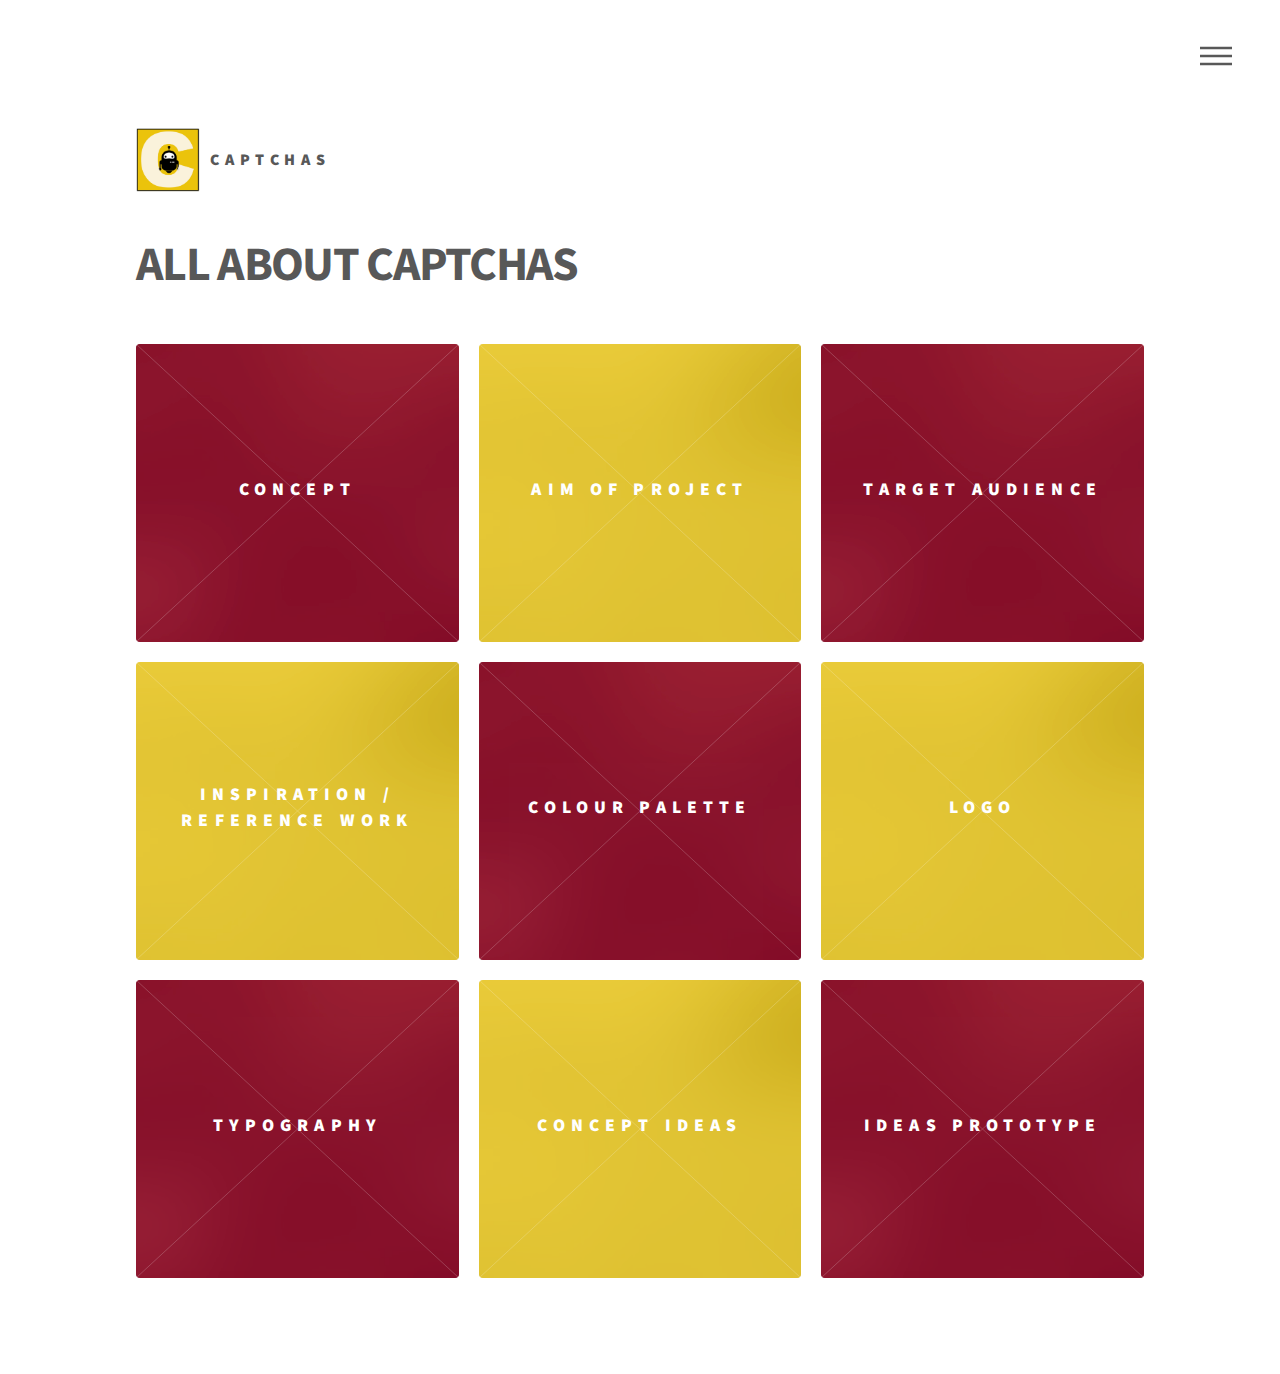
<file: index.html>
<!DOCTYPE HTML>
<!--
	Phantom by HTML5 UP
	html5up.net | @ajlkn
	Free for personal and commercial use under the CCA 3.0 license (html5up.net/license)
-->
<html>
	<head>
		<title>Ginny Lee MDDN201</title>
		<meta charset="utf-8" />
		<meta name="viewport" content="width=device-width, initial-scale=1, user-scalable=no" />
		<link rel="stylesheet" href="assets/css/main.css" />
		<noscript><link rel="stylesheet" href="assets/css/noscript.css" /></noscript>
	</head>
	<body class="is-preload">
		<!-- Wrapper -->
			<div id="wrapper">

				<!-- Header -->
					<header id="header">
						<div class="inner">

							<!-- Logo -->
								<a href="index.html" class="logo">
									<span class="symbol"><img src="images/logo_1.jpg" alt="" /></span><span class="title">CAPTCHAS</span>
								</a>

							<!-- Nav -->
								<nav>
									<ul>
										<li><a href="#menu">Menu</a></li>
									</ul>
								</nav>

						</div>
					</header>

				<!-- Menu -->
					<nav id="menu">
						<h2>Menu</h2>
						<ul>
							<li><a href="index.html">Home</a></li>
							<li><a href="generic.html">CAPTCHA Pitch</a></li>
						</ul>
					</nav>

				<!-- Main -->
					<div id="main">
						<div class="inner">
							<header>
								<h1>ALL ABOUT CAPTCHAS<!-- <br />
								 All about CAPTCHA's --><!--  <a href="http://html5up.net">HTML5 UP</a>. --></h1>
								<!-- <p>This website presents a pitch for an Internet Design project that is based on CAPTCHA's. Keep scrolling for more information!</p> -->
							</header>
							<section class="tiles">
								<article class="style1">
									<span class="image">
										<img src="images/pic08.jpg" alt="" />
									</span>
									<a href="generic.html">
										<h2>Concept</h2>
										<div class="content">
											<p>What is a CAPTCHA? <br /> What are the different types of CAPTCHAs? <br /> Why are they important to the internet?</p>
										</div>
									</a>
								</article>
								<article class="style2">
									<span class="image">
										<img src="images/pic05.jpg" alt="" />
									</span>
									<a href="generic.html">
										<h2>Aim of Project</h2>
										<div class="content">
											<p>What is the Aim of the project? <br /> What are we trying to achieve? </p>
										</div>
									</a>
								</article>
								<article class="style3">
									<span class="image">
										<img src="images/pic08.jpg" alt="" />
									</span>
									<a href="generic.html">
										<h2>Target Audience</h2>
										<div class="content">
											<p>Who is the target audience and why? </p>
										</div>
									</a>
								</article>
								<article class="style4">
									<span class="image">
										<img src="images/pic05.jpg" alt="" />
									</span>
									<a href="generic.html">
										<h2>Inspiration / Reference Work</h2>
										<div class="content">
											<p>Inspiration and reference work that drove this project. <br /> Similarities, tips and points to learn off.</p>
										</div>
									</a>
								</article>
								<article class="style5">
									<span class="image">
										<img src="images/pic08.jpg" alt="" />
									</span>
									<a href="generic.html">
										<h2>Colour Palette</h2>
										<div class="content">
											<p>Stylised colour palette that sets the project's vibe and help communicate the project's ideas effectively.</p>
										</div>
									</a>
								</article>
								<article class="style6">
									<span class="image">
										<img src="images/pic05.jpg" alt="" />
									</span>
									<a href="generic.html">
										<h2>Logo</h2>
										<div class="content">
											<p>Well designed logo that fits in with the theme and ideas the project aims to commucate.</p>
										</div>
									</a>
								</article>
								<article class="style7">
									<span class="image">
										<img src="images/pic08.jpg" alt="" />
									</span>
									<a href="generic.html">
										<h2>Typography</h2>
										<div class="content">
											<p>Selected typography to further set the style and vibe of the project.</p>
										</div>
									</a>
								</article>
								<article class="style8">
									<span class="image">
										<img src="images/pic05.jpg" alt="" />
									</span>
									<a href="generic.html">
										<h2>Concept Ideas </h2>
										<div class="content">
											<p>Concept ideas that will help communicate the aim of the project.</p>
										</div>
									</a>
								</article>
								<article class="style9">
									<span class="image">
										<img src="images/pic08.jpg" alt="" />
									</span>
									<a href="generic.html">
										<h2>Ideas Prototype </h2>
										<div class="content">
											<p>Developed concept ideas into prototypes.</p>
										</div>
									</a>
								
							</section>
						</div>
					</div>

			
							

			</div>

		<!-- Scripts -->
			<script src="assets/js/jquery.min.js"></script>
			<script src="assets/js/browser.min.js"></script>
			<script src="assets/js/breakpoints.min.js"></script>
			<script src="assets/js/util.js"></script>
			<script src="assets/js/main.js"></script>

	</body>
</html>
</file>
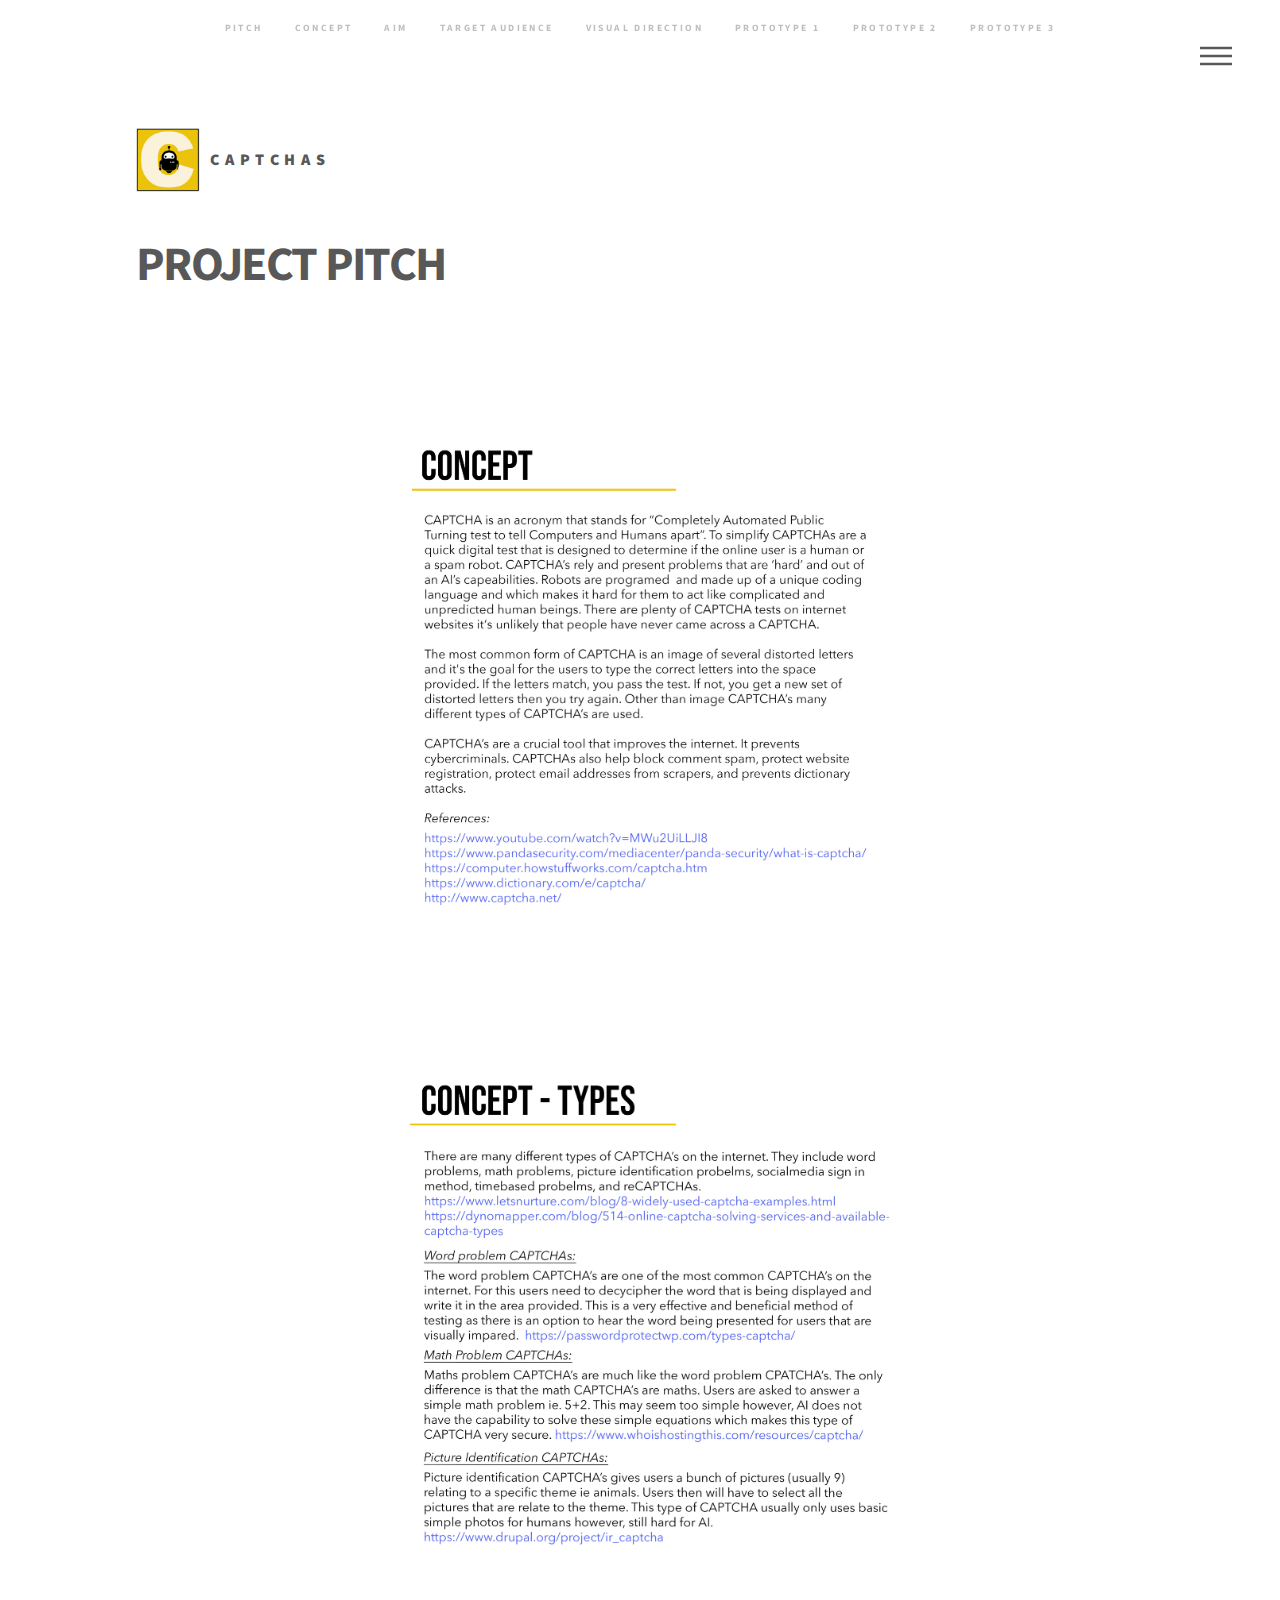
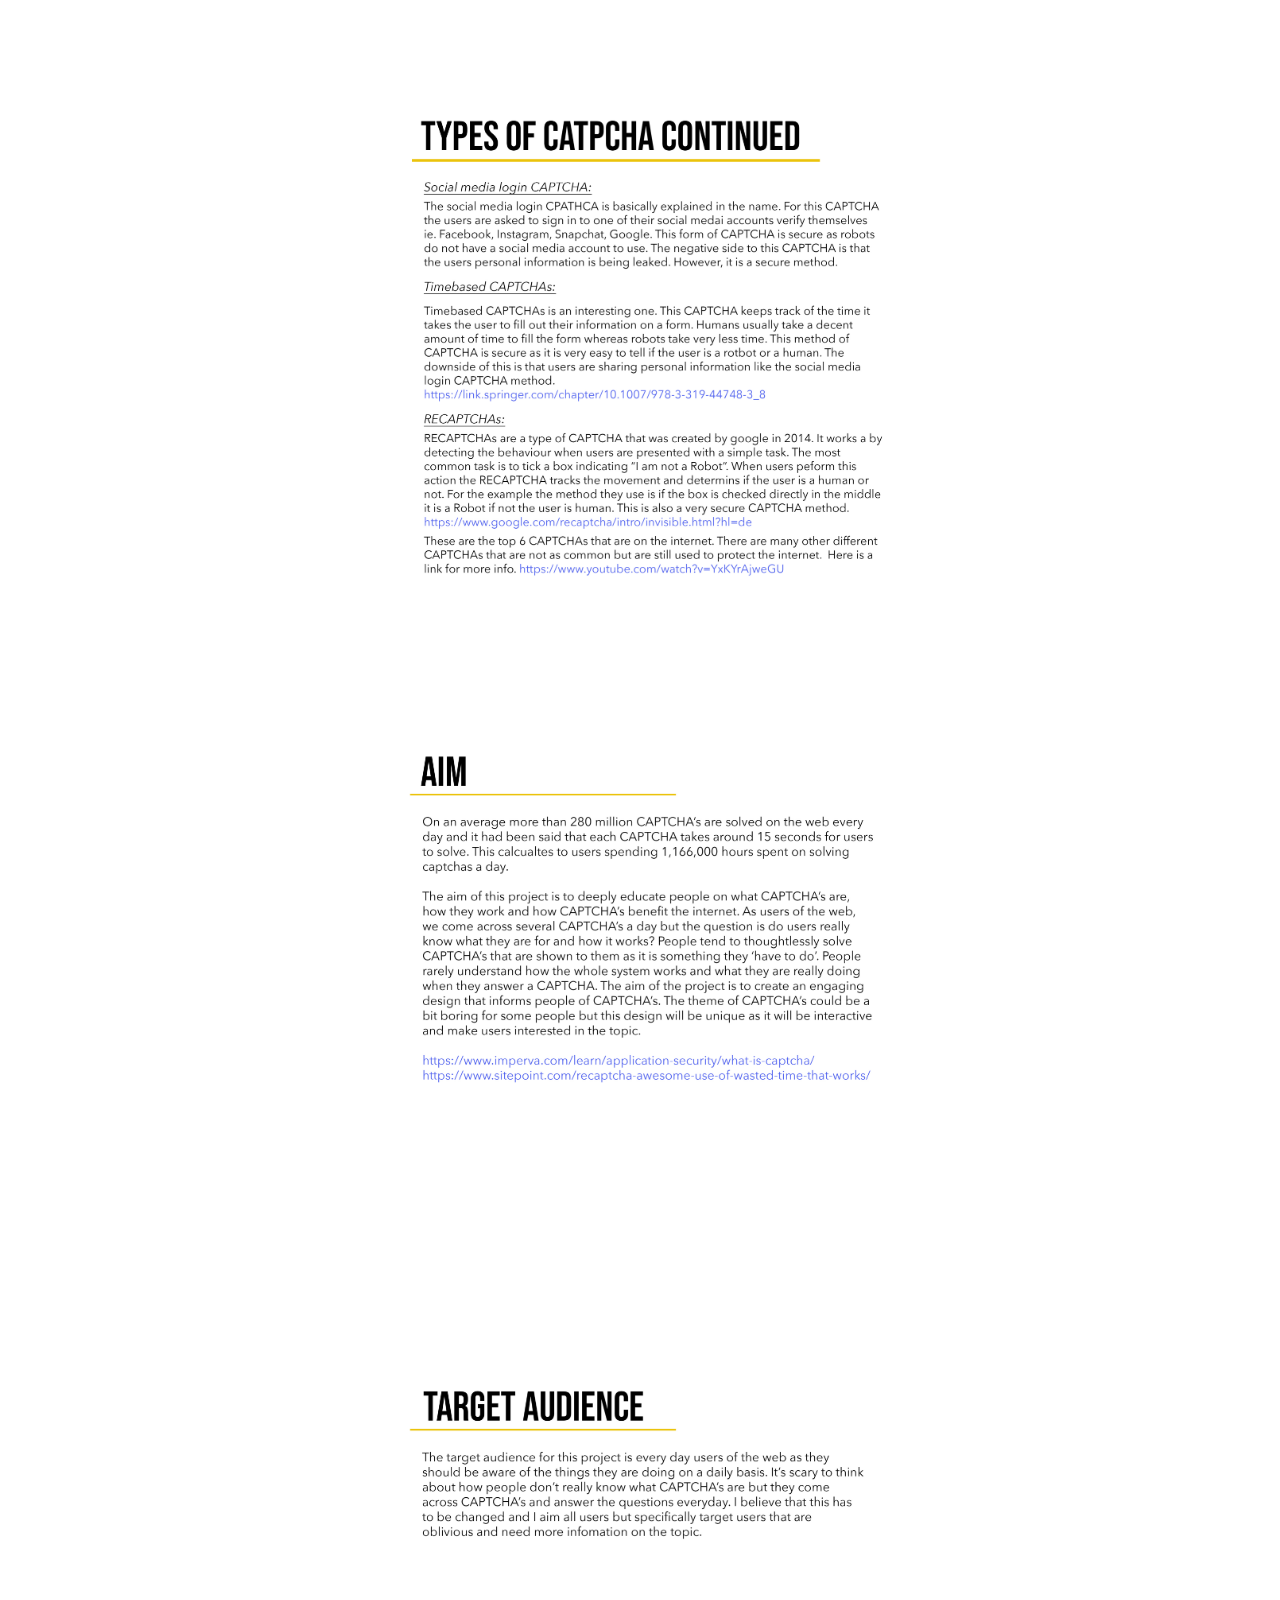
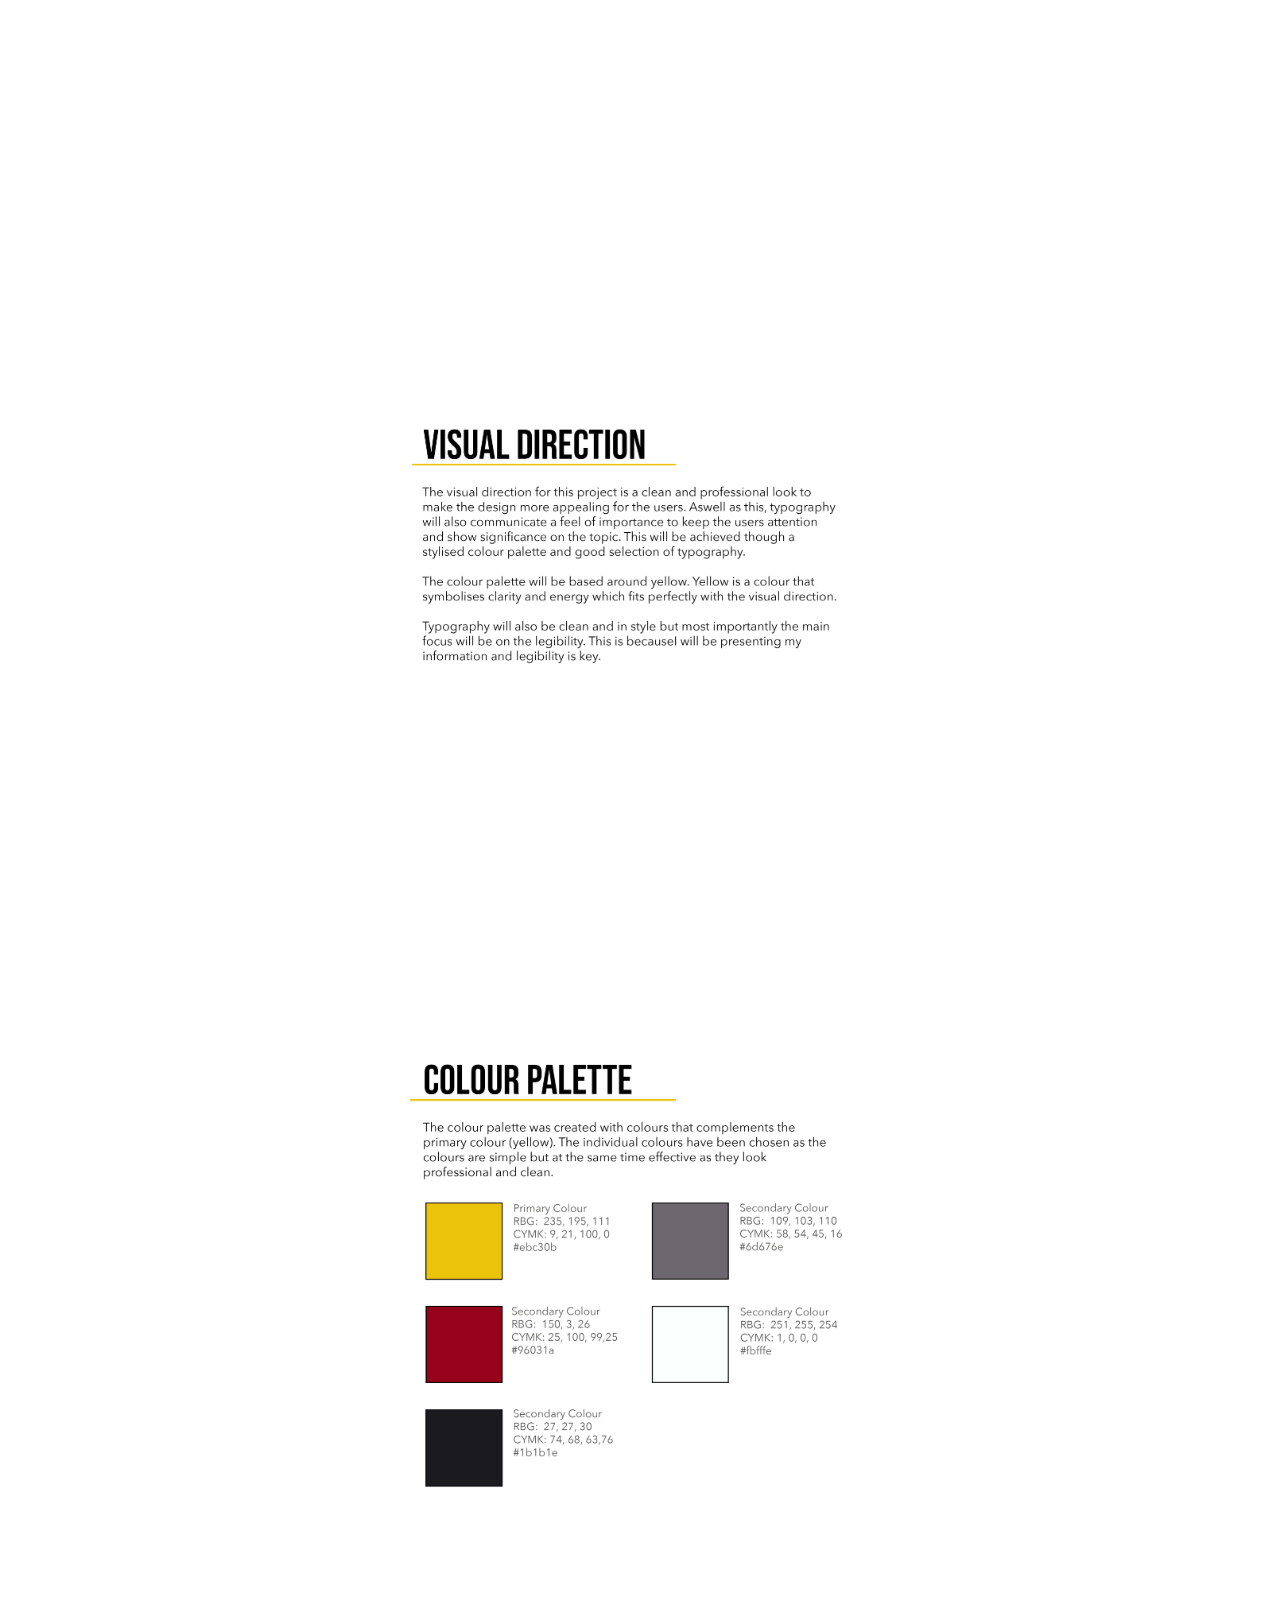
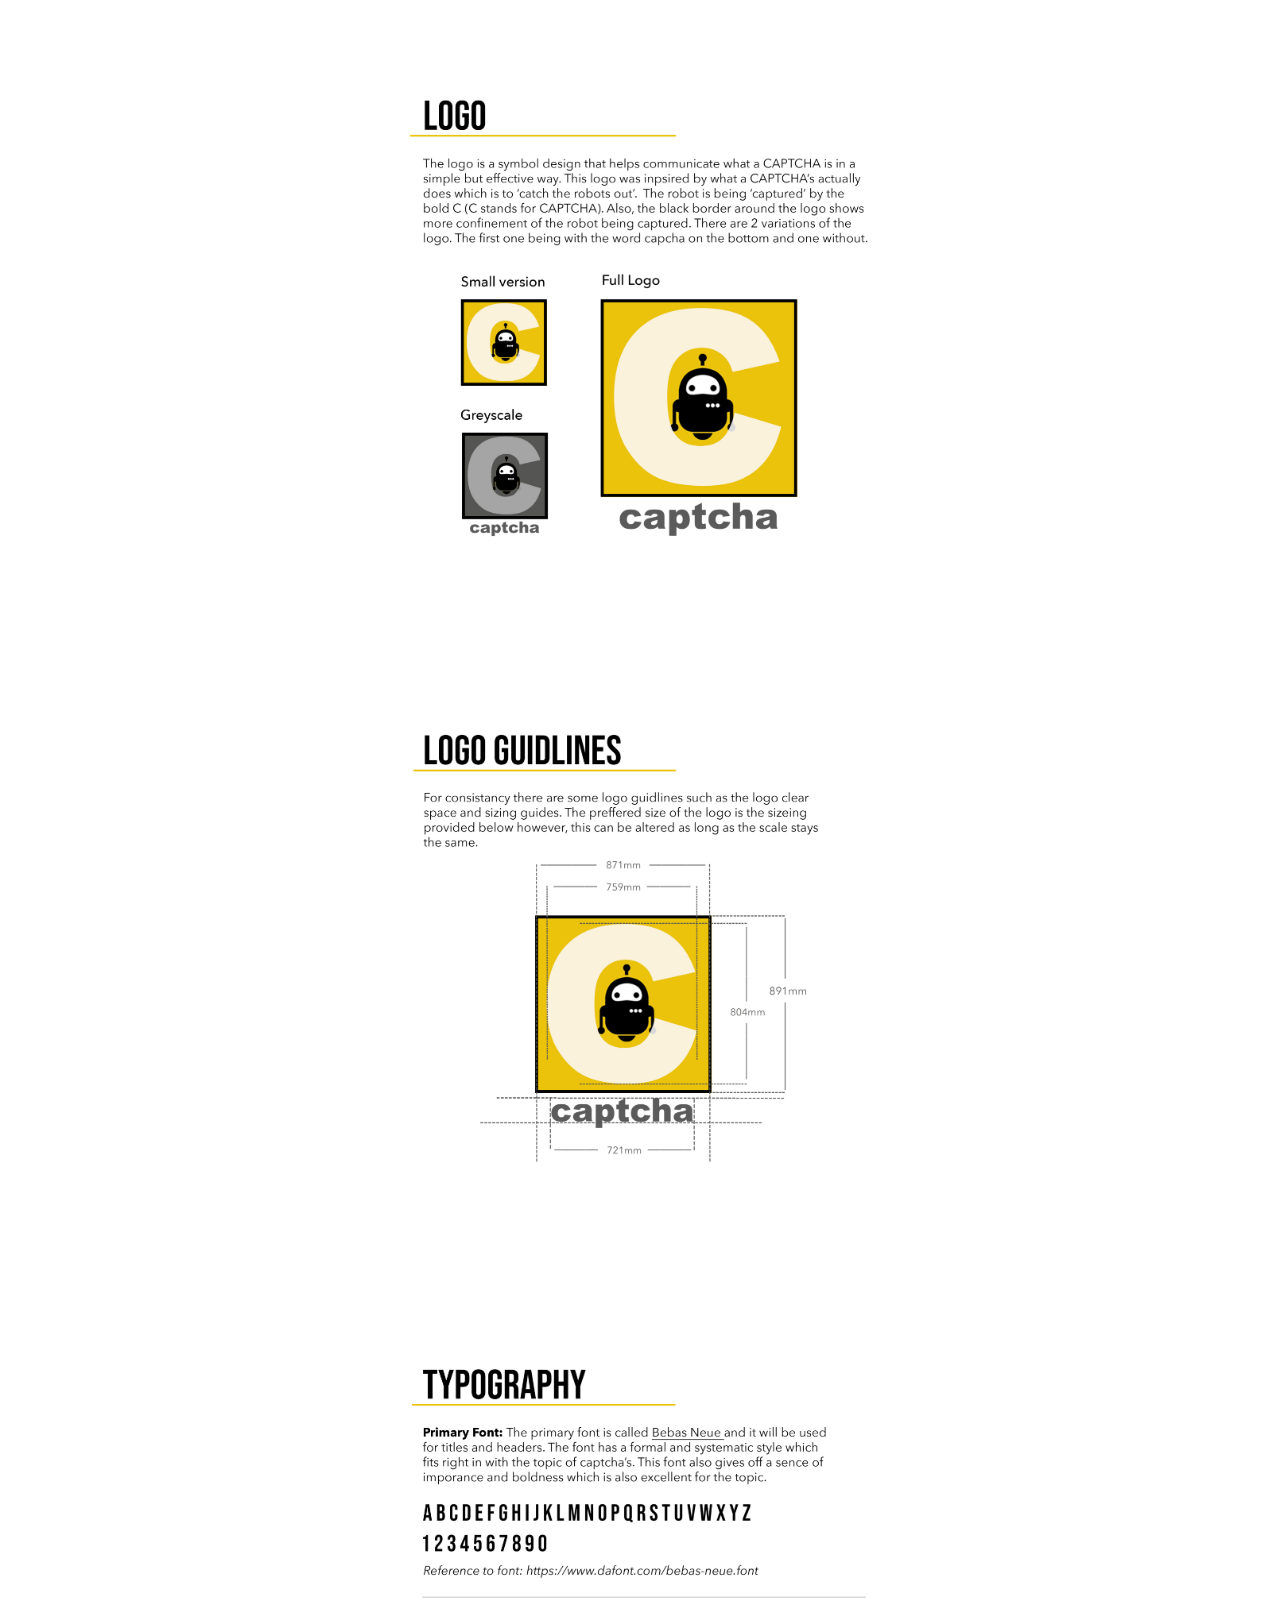
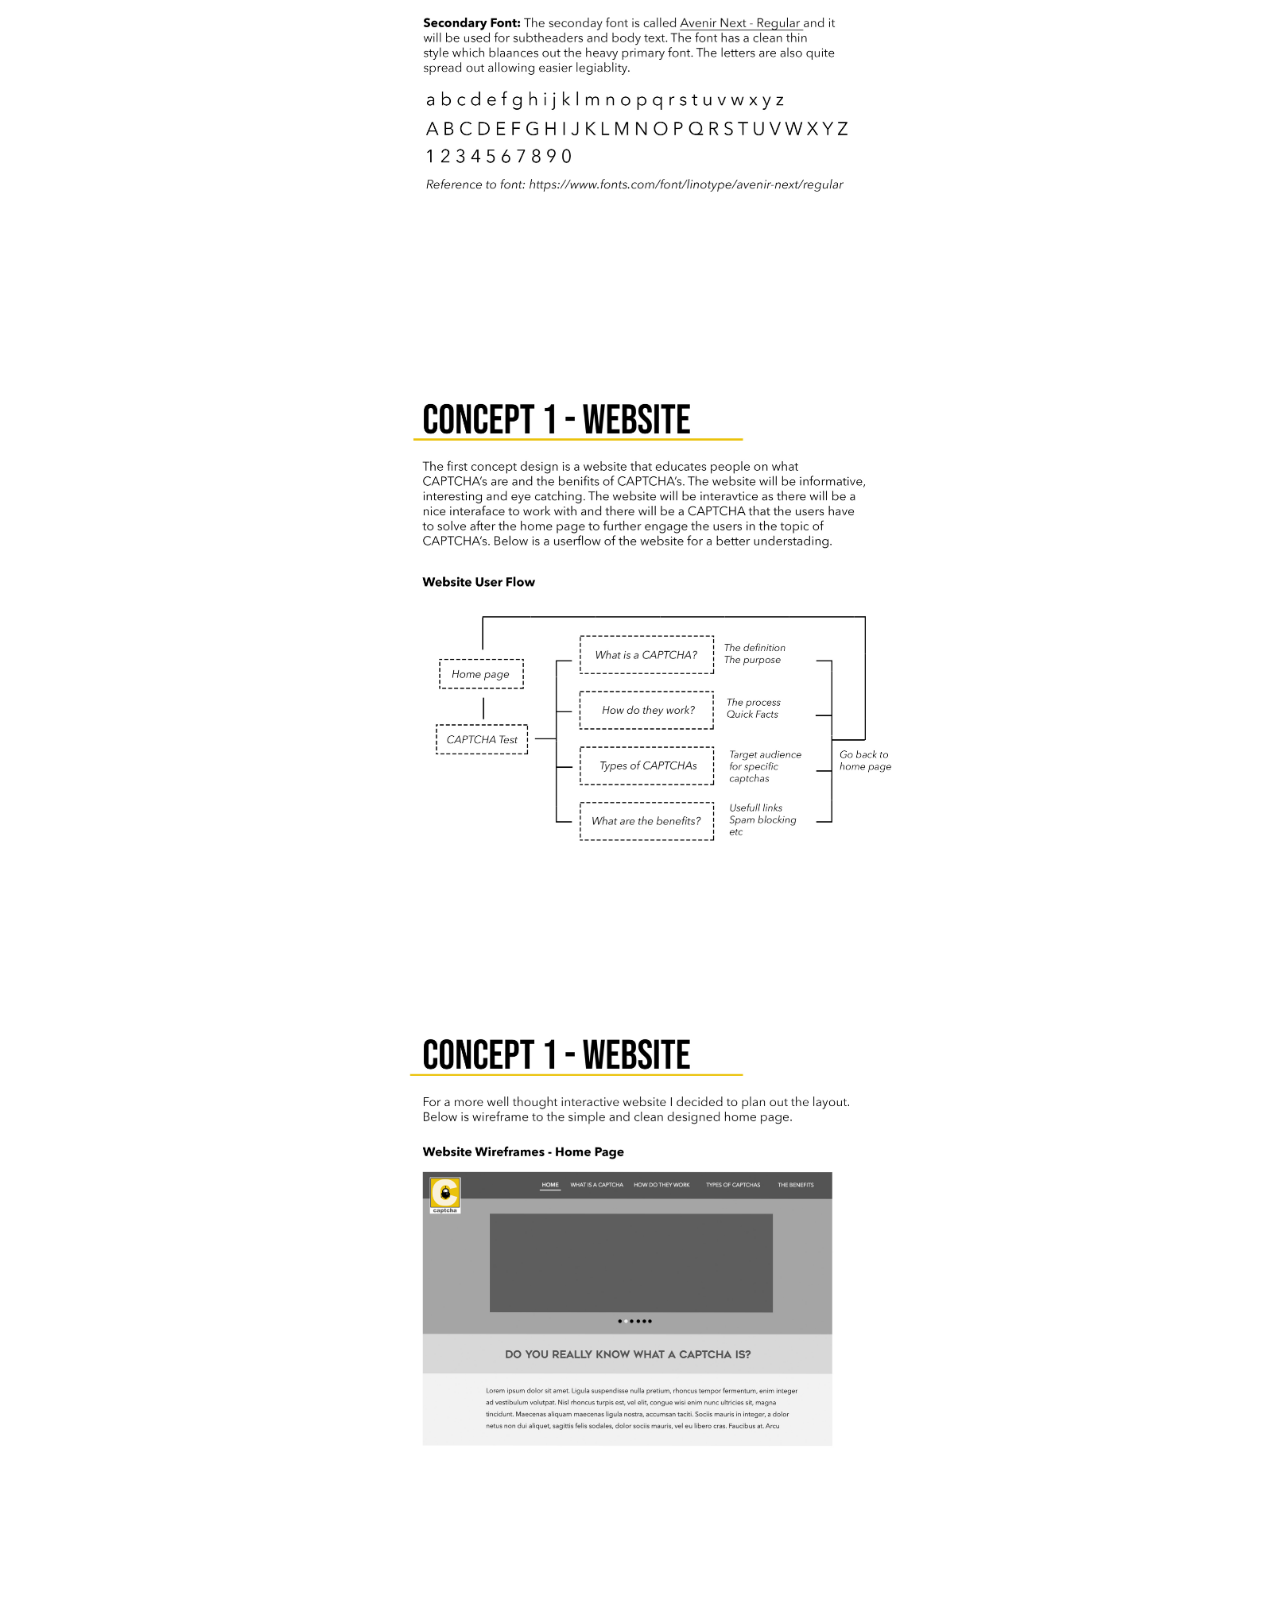
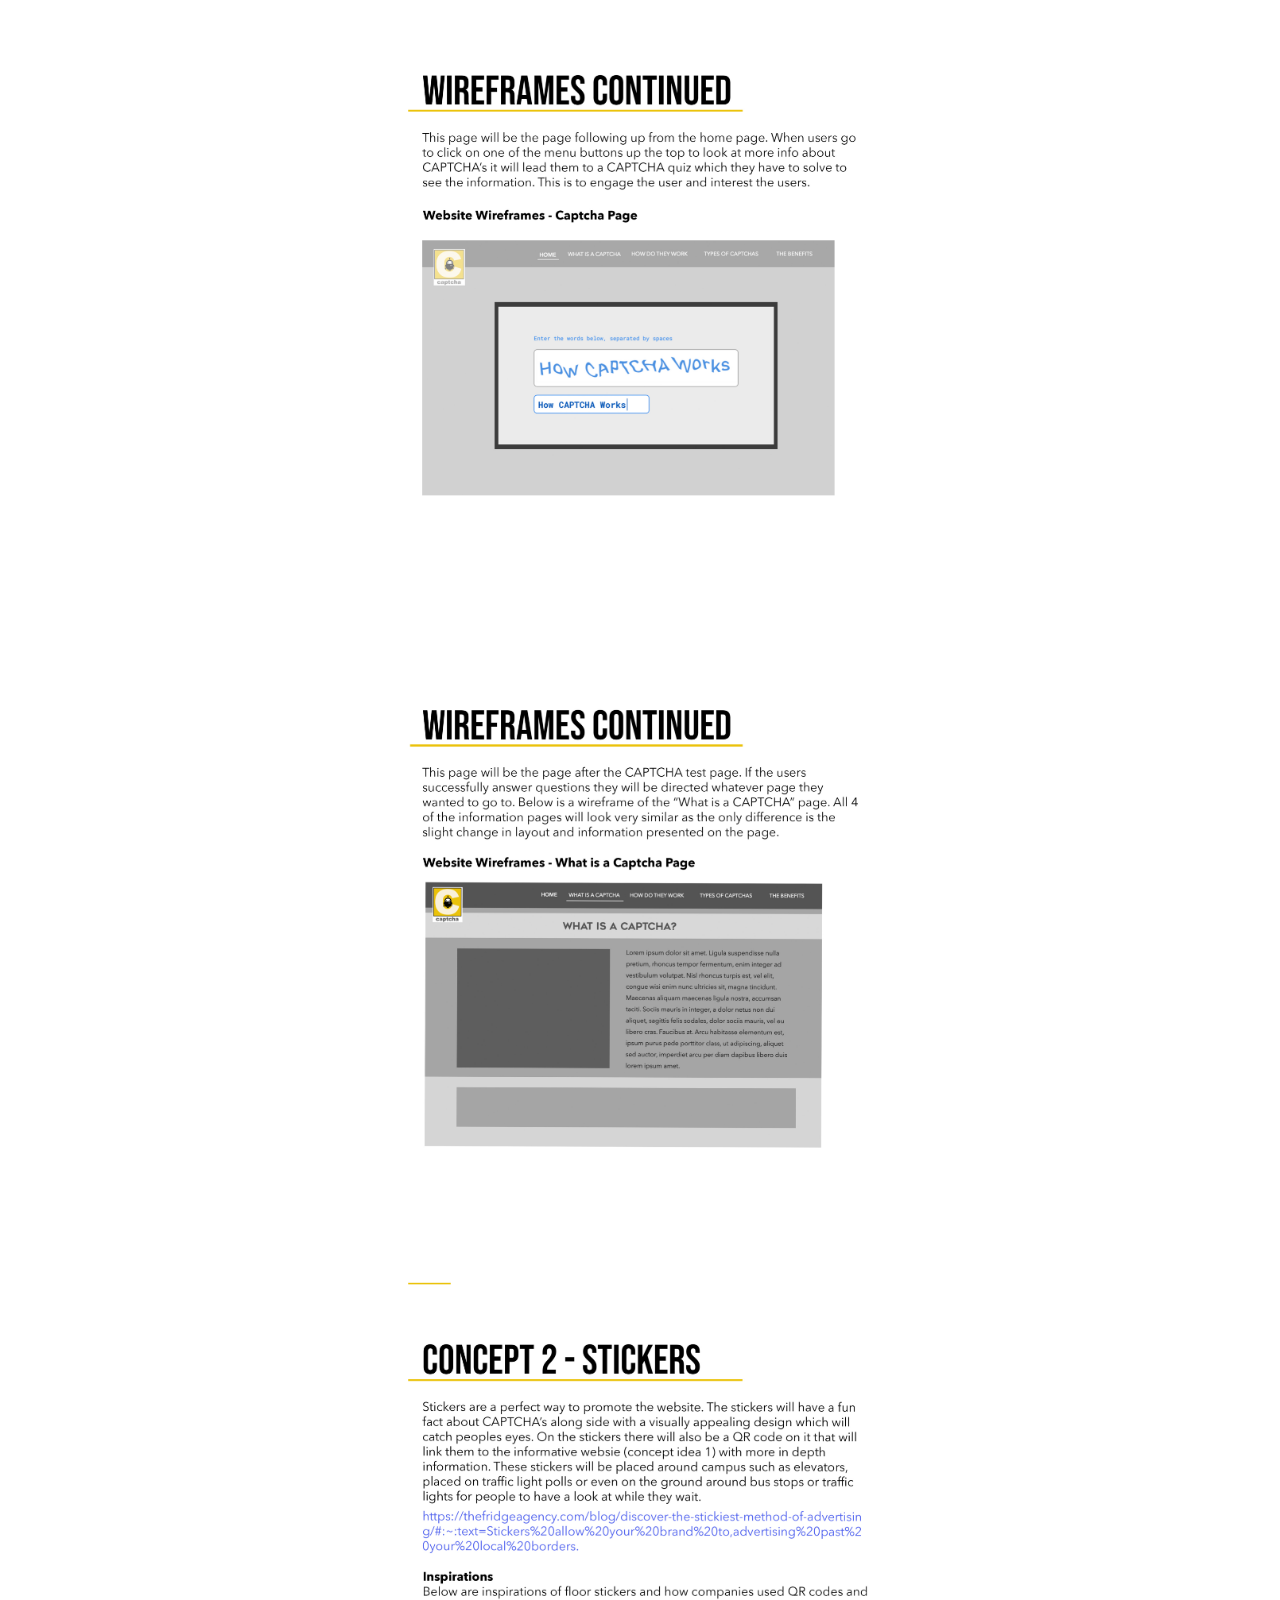
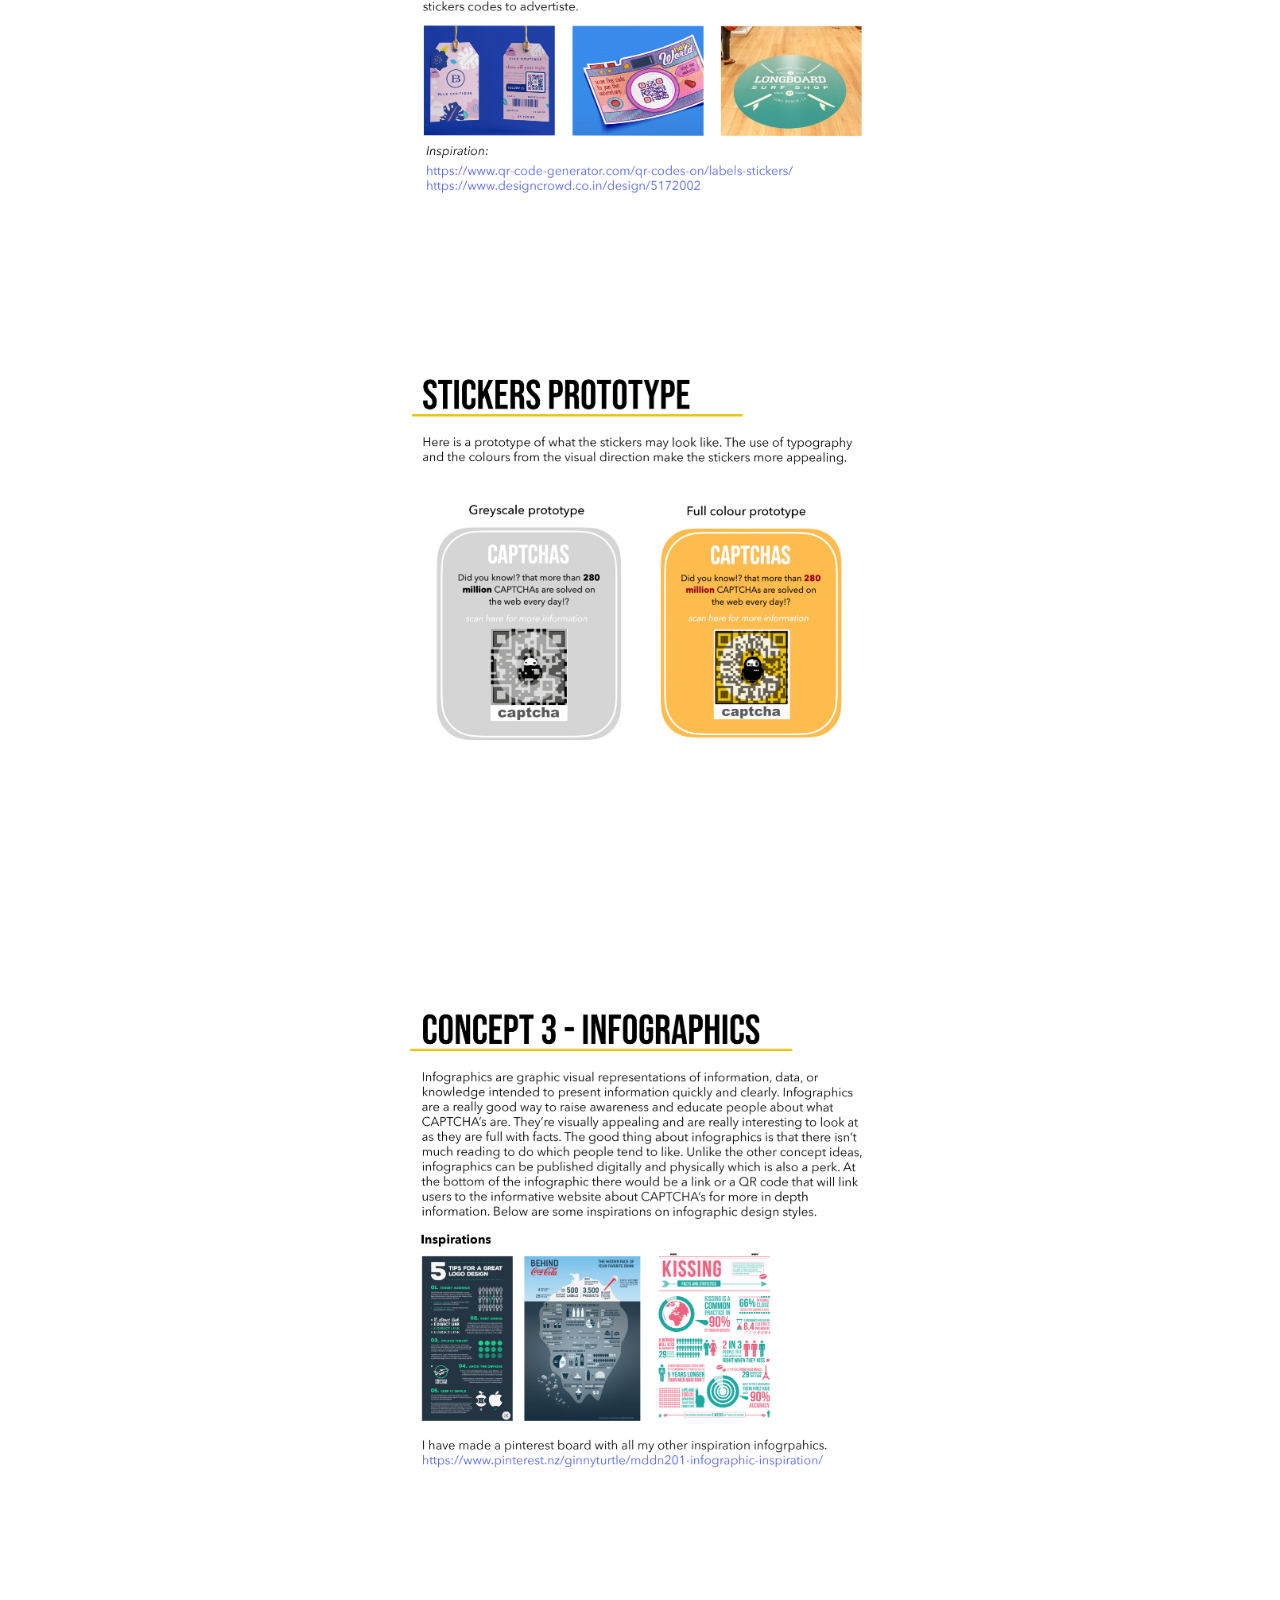
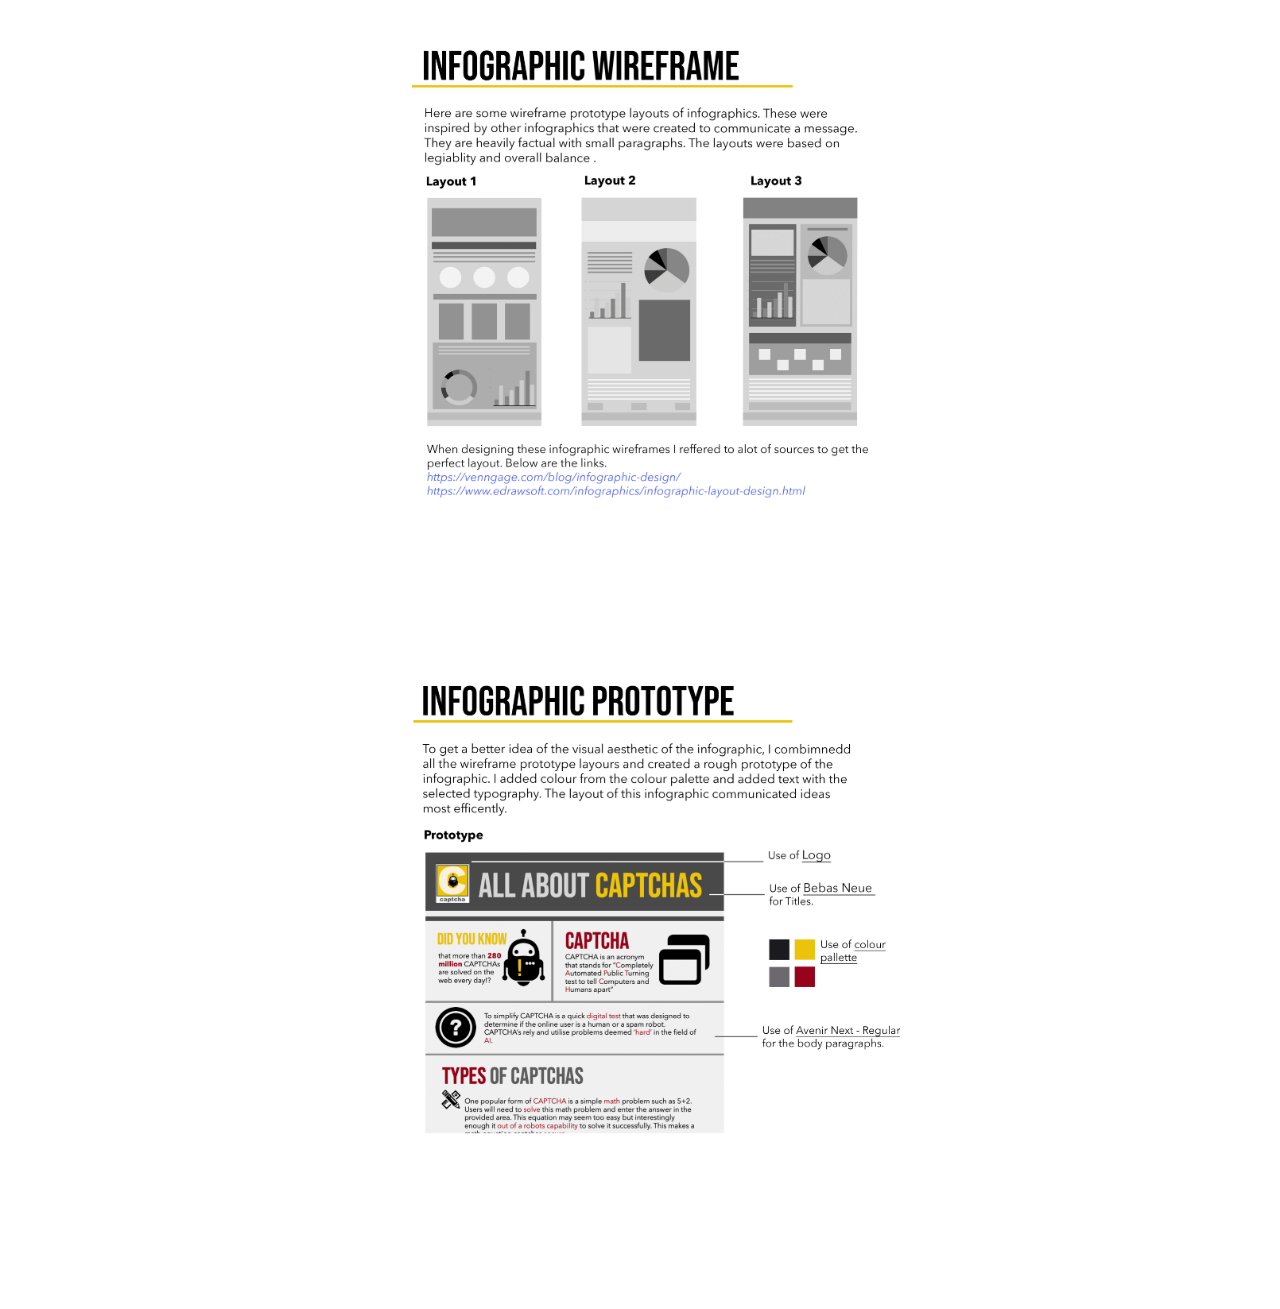
<file: generic.html>
<!DOCTYPE HTML>
<!--
	Phantom by HTML5 UP
	html5up.net | @ajlkn
	Free for personal and commercial use under the CCA 3.0 license (html5up.net/license)
-->
<html>
	<head>
		<title>CAPTCHA PITCH</title>
		<meta charset="utf-8" />
		<meta name="viewport" content="width=device-width, initial-scale=1, user-scalable=no" />
		<link rel="stylesheet" href="assets/css/main.css" />
		<noscript><link rel="stylesheet" href="assets/css/noscript.css" /></noscript>
	</head>
	<body class="is-preload">
		<!-- Wrapper -->
			<div id="wrapper">

				<!-- Header -->
					<header id="header">
						<div class="inner">

							<!-- Logo -->
							<section id="intro" class="wrapper style2 spotlights">
								<a href="index.html" class="logo">
									<span class="symbol"><img src="images/logo_1.jpg" alt="" /></span><span class="title">CAPTCHAS</span>
								</a>

							<!-- Nav -->
								<nav>
									<ul>
										<li><a href="#menu">Menu</a></li>
									</ul>
								</nav>

						</div>
					</header>

				<!-- Menu -->
					<nav id="menu">
						<h2>Menu</h2>
						<ul>
							<li><a href="index.html">Home</a></li>
							<li><a href="generic.html">CAPTCHA Pitch</a></li>
						</ul>
					</nav>

				<!-- Main -->
					<div id="main">
						<div class="inner">
							<h1>PROJECT PITCH</h1>
							
					<section id="sidebar">
				<div class="inner">
					<nav>
						<ul>
							<li><a href="#intro">PITCH</a></li>
							<li><a href="#one">Concept</a></li>
							<li><a href="#two">Aim</a></li>
							<li><a href="#three">Target Audience</a></li>
							<li><a href="#four">Visual Direction</a></li>
							<li><a href="#five">Prototype 1</a></li>
							<li><a href="#six">Prototype 2</a></li>
							<li><a href="#seven">Prototype 3</a></li>
						</ul>
					</nav>
				</div>
			</section>

							
							<section id="one" class="wrapper style2 spotlights">
							<span class="image main"><img src="images/pic1.jpg" alt="" /></span>
							<span class="image main"><img src="images/pic2.jpg" alt="" /></span>
							<span class="image main"><img src="images/pic3.jpg" alt="" /></span>
							
							<section id="two" class="wrapper style2 spotlights">
							<span class="image main"><img src="images/pic4.jpg" alt="" /></span>

							<section id="three" class="wrapper style2 spotlights">
							<span class="image main"><img src="images/pic5.jpg" alt="" /></span>

							<section id="four" class="wrapper style2 spotlights">
							<span class="image main"><img src="images/pic6.jpg" alt="" /></span>
							<span class="image main"><img src="images/pic7.jpg" alt="" /></span>
							<span class="image main"><img src="images/pic8.jpg" alt="" /></span>
							<span class="image main"><img src="images/pic9.jpg" alt="" /></span>
							<span class="image main"><img src="images/pic10.jpg" alt="" /></span>

							<section id="five" class="wrapper style2 spotlights">
							<span class="image main"><img src="images/pic11.jpg" alt="" /></span>
							<span class="image main"><img src="images/pic12.jpg" alt="" /></span>
							<span class="image main"><img src="images/pic13.jpg" alt="" /></span>
							<span class="image main"><img src="images/pic14.jpg" alt="" /></span>

							<section id="six" class="wrapper style2 spotlights">
							<span class="image main"><img src="images/pic15.jpg" alt="" /></span>
							<span class="image main"><img src="images/pic16.jpg" alt="" /></span>

							<section id="seven" class="wrapper style2 spotlights">
							<span class="image main"><img src="images/pic17.jpg" alt="" /></span>
							<span class="image main"><img src="images/pic18.jpg" alt="" /></span>
							<span class="image main"><img src="images/pic19.jpg" alt="" /></span>
							


							<!-- <p>CAPTCHA is an acronym that stands for “Completely Automated Public Turning test to tell Computers and Humans apart”. To simplify CAPTCHAs are a quick digital test that is designed to determine if the online user is a human or a spam robot. CAPTCHA’s rely and present problems that are ‘hard’ and out of an AI’s capeabilities. Robots are programed  and made up of a unique coding language and which makes it hard for them to act like complicated and unpredicted human beings. There are plenty of CAPTCHA tests on internet websites it‘s unlikely that people have never came across a CAPTCHA.<p/>

							<p>The most common form of CAPTCHA is an image of several distorted letters and it's the goal for the users to type the correct letters into the space provided. If the letters match, you pass the test. If not, you get a new set of distorted letters then you try again. Other than image CAPTCHA’s many different types of CAPTCHA’s are used.<p/>

							<p>CAPTCHA’s are a crucial tool that improves the internet. It prevents cybercriminals. CAPTCHAs also help block comment spam, protect website registration, protect email addresses from scrapers, and prevents dictionary attacks.</p> -->
						</div>
					</div>

				

		<!-- Scripts -->
			<script src="assets/js/jquery.min.js"></script>
			<script src="assets/js/browser.min.js"></script>
			<script src="assets/js/breakpoints.min.js"></script>
			<script src="assets/js/util.js"></script>
			<script src="assets/js/main.js"></script>

	</body>
</html>
</file>
<file: assets/css/noscript.css>
/*
	Phantom by HTML5 UP
	html5up.net | @ajlkn
	Free for personal and commercial use under the CCA 3.0 license (html5up.net/license)
*/

/* Tiles */

	body.is-preload .tiles article {
		-moz-transform: none;
		-webkit-transform: none;
		-ms-transform: none;
		transform: none;
		opacity: 1;
	}
</file>
<file: assets/css/main.css>
@import url(fontawesome-all.min.css);
@import url("https://fonts.googleapis.com/css?family=Source+Sans+Pro:300,700,900");

/*
	Phantom by HTML5 UP
	html5up.net | @ajlkn
	Free for personal and commercial use under the CCA 3.0 license (html5up.net/license)
*/

html, body, div, span, applet, object,
iframe, h1, h2, h3, h4, h5, h6, p, blockquote,
pre, a, abbr, acronym, address, big, cite,
code, del, dfn, em, img, ins, kbd, q, s, samp,
small, strike, strong, sub, sup, tt, var, b,
u, i, center, dl, dt, dd, ol, ul, li, fieldset,
form, label, legend, table, caption, tbody,
tfoot, thead, tr, th, td, article, aside,
canvas, details, embed, figure, figcaption,
footer, header, hgroup, menu, nav, output, ruby,
section, summary, time, mark, audio, video {
	margin: 0;
	padding: 0;
	border: 0;
	font-size: 100%;
	font: inherit;
	vertical-align: baseline;}

article, aside, details, figcaption, figure,
footer, header, hgroup, menu, nav, section {
	display: block;}

body {
	line-height: 1;
}

ol, ul {
	list-style: none;
}

blockquote, q {
	quotes: none;
}

	blockquote:before, blockquote:after, q:before, q:after {
		content: '';
		content: none;
	}

table {
	border-collapse: collapse;
	border-spacing: 0;
}

body {
	-webkit-text-size-adjust: none;
}

mark {
	background-color: transparent;
	color: inherit;
}

input::-moz-focus-inner {
	border: 0;
	padding: 0;
}

input, select, textarea {
	-moz-appearance: none;
	-webkit-appearance: none;
	-ms-appearance: none;
	appearance: none;
}

/* Basic */

	@-ms-viewport {
		width: device-width;
	}

	body {
		-ms-overflow-style: scrollbar;
	}

	@media screen and (max-width: 480px) {

		html, body {
			min-width: 320px;
		}

	}

	html {
		box-sizing: border-box;
	}

	*, *:before, *:after {
		box-sizing: inherit;
	}

	body {
		background: #ffffff;
	}

		body.is-preload *, body.is-preload *:before, body.is-preload *:after {
			-moz-animation: none !important;
			-webkit-animation: none !important;
			-ms-animation: none !important;
			animation: none !important;
			-moz-transition: none !important;
			-webkit-transition: none !important;
			-ms-transition: none !important;
			transition: none !important;
		}

/* Type */

	body, input, select, textarea {
		color: #585858;
		font-family: "Source Sans Pro", Helvetica, sans-serif;
		font-size: 16pt;
		font-weight: 300;
		line-height: 1.75;
	}

		@media screen and (max-width: 1680px) {

			body, input, select, textarea {
				font-size: 14pt;
			}

		}

		@media screen and (max-width: 1280px) {

			body, input, select, textarea {
				font-size: 12pt;
			}

		}

	a {
		-moz-transition: border-bottom-color 0.2s ease, color 0.2s ease;
		-webkit-transition: border-bottom-color 0.2s ease, color 0.2s ease;
		-ms-transition: border-bottom-color 0.2s ease, color 0.2s ease;
		transition: border-bottom-color 0.2s ease, color 0.2s ease;
		text-decoration: none;
		color: #585858;
		border-bottom: dotted 1px rgba(88, 88, 88, 0.5);
	}

		a:hover {
			border-bottom-color: transparent;
			color: #ebc30b !important;
		}

	strong, b {
		font-weight: 900;
	}

	em, i {
		font-style: italic;
	}

	p {
		margin: 0 0 2em 0;
	}

	h1 {
		font-size: 3em;
		font-weight: 700;
		line-height: 1.3;
		margin: 0 0 1em 0;
		letter-spacing: -0.035em;
	}

		h1 a {
			color: inherit;
		}

		@media screen and (max-width: 736px) {

			h1 {
				font-size: 2em;
				margin: 0 0 1em 0;
			}

		}

		@media screen and (max-width: 360px) {

			h1 {
				font-size: 1.75em;
			}

		}

	h2, h3, h4, h5, h6 {
		font-weight: 900;
		line-height: 1.5;
		margin: 0 0 2em 0;
		text-transform: uppercase;
		letter-spacing: 0.35em;
	}

		h2 a, h3 a, h4 a, h5 a, h6 a {
			color: inherit;
		}

	h2 {
		font-size: 1.1em;
	}

	h3 {
		font-size: 1em;
	}

	h4 {
		font-size: 0.8em;
	}

	h5 {
		font-size: 0.8em;
	}

	h6 {
		font-size: 0.8em;
	}

	@media screen and (max-width: 980px) {

		h1 br, h2 br, h3 br, h4 br, h5 br, h6 br {
			display: none;
		}

	}

	@media screen and (max-width: 736px) {

		h2 {
			font-size: 1em;
		}

		h3 {
			font-size: 0.8em;
		}

	}

	sub {
		font-size: 0.8em;
		position: relative;
		top: 0.5em;
	}

	sup {
		font-size: 0.8em;
		position: relative;
		top: -0.5em;
	}

	blockquote {
		border-left: solid 4px #c9c9c9;
		font-style: italic;
		margin: 0 0 2em 0;
		padding: 0.5em 0 0.5em 2em;
	}

	code {
		background: rgba(144, 144, 144, 0.075);
		border-radius: 4px;
		border: solid 1px #c9c9c9;
		font-family: "Courier New", monospace;
		font-size: 0.9em;
		margin: 0 0.25em;
		padding: 0.25em 0.65em;
	}

	pre {
		-webkit-overflow-scrolling: touch;
		font-family: "Courier New", monospace;
		font-size: 0.9em;
		margin: 0 0 2em 0;
	}

		pre code {
			display: block;
			line-height: 1.75;
			padding: 1em 1.5em;
			overflow-x: auto;
		}

	hr {
		border: 0;
		border-bottom: solid 1px #c9c9c9;
		margin: 2em 0;
	}

		hr.major {
			margin: 3em 0;
		}

	.align-left {
		text-align: left;
	}

	.align-center {
		text-align: center;
	}

	.align-right {
		text-align: right;
	}

/* Row */

	.row {
		display: flex;
		flex-wrap: wrap;
		box-sizing: border-box;
		align-items: stretch;
	}

		.row > * {
			box-sizing: border-box;
		}

		.row.gtr-uniform > * > :last-child {
			margin-bottom: 0;
		}

		.row.aln-left {
			justify-content: flex-start;
		}

		.row.aln-center {
			justify-content: center;
		}

		.row.aln-right {
			justify-content: flex-end;
		}

		.row.aln-top {
			align-items: flex-start;
		}

		.row.aln-middle {
			align-items: center;
		}

		.row.aln-bottom {
			align-items: flex-end;
		}

		.row > .imp {
			order: -1;
		}

		.row > .col-1 {
			width: 8.33333%;
		}

		.row > .off-1 {
			margin-left: 8.33333%;
		}

		.row > .col-2 {
			width: 16.66667%;
		}

		.row > .off-2 {
			margin-left: 16.66667%;
		}

		.row > .col-3 {
			width: 25%;
		}

		.row > .off-3 {
			margin-left: 25%;
		}

		.row > .col-4 {
			width: 33.33333%;
		}

		.row > .off-4 {
			margin-left: 33.33333%;
		}

		.row > .col-5 {
			width: 41.66667%;
		}

		.row > .off-5 {
			margin-left: 41.66667%;
		}

		.row > .col-6 {
			width: 50%;
		}

		.row > .off-6 {
			margin-left: 50%;
		}

		.row > .col-7 {
			width: 58.33333%;
		}

		.row > .off-7 {
			margin-left: 58.33333%;
		}

		.row > .col-8 {
			width: 66.66667%;
		}

		.row > .off-8 {
			margin-left: 66.66667%;
		}

		.row > .col-9 {
			width: 75%;
		}

		.row > .off-9 {
			margin-left: 75%;
		}

		.row > .col-10 {
			width: 83.33333%;
		}

		.row > .off-10 {
			margin-left: 83.33333%;
		}

		.row > .col-11 {
			width: 91.66667%;
		}

		.row > .off-11 {
			margin-left: 91.66667%;
		}

		.row > .col-12 {
			width: 100%;
		}

		.row > .off-12 {
			margin-left: 100%;
		}

		.row.gtr-0 {
			margin-top: 0;
			margin-left: 0em;
		}

			.row.gtr-0 > * {
				padding: 0 0 0 0em;
			}

			.row.gtr-0.gtr-uniform {
				margin-top: 0em;
			}

				.row.gtr-0.gtr-uniform > * {
					padding-top: 0em;
				}

		.row.gtr-25 {
			margin-top: 0;
			margin-left: -0.5em;
		}

			.row.gtr-25 > * {
				padding: 0 0 0 0.5em;
			}

			.row.gtr-25.gtr-uniform {
				margin-top: -0.5em;
			}

				.row.gtr-25.gtr-uniform > * {
					padding-top: 0.5em;
				}

		.row.gtr-50 {
			margin-top: 0;
			margin-left: -1em;
		}

			.row.gtr-50 > * {
				padding: 0 0 0 1em;
			}

			.row.gtr-50.gtr-uniform {
				margin-top: -1em;
			}

				.row.gtr-50.gtr-uniform > * {
					padding-top: 1em;
				}

		.row {
			margin-top: 0;
			margin-left: -2em;
		}

			.row > * {
				padding: 0 0 0 2em;
			}

			.row.gtr-uniform {
				margin-top: -2em;
			}

				.row.gtr-uniform > * {
					padding-top: 2em;
				}

		.row.gtr-150 {
			margin-top: 0;
			margin-left: -3em;
		}

			.row.gtr-150 > * {
				padding: 0 0 0 3em;
			}

			.row.gtr-150.gtr-uniform {
				margin-top: -3em;
			}

				.row.gtr-150.gtr-uniform > * {
					padding-top: 3em;
				}

		.row.gtr-200 {
			margin-top: 0;
			margin-left: -4em;
		}

			.row.gtr-200 > * {
				padding: 0 0 0 4em;
			}

			.row.gtr-200.gtr-uniform {
				margin-top: -4em;
			}

				.row.gtr-200.gtr-uniform > * {
					padding-top: 4em;
				}

		@media screen and (max-width: 1680px) {

			.row {
				display: flex;
				flex-wrap: wrap;
				box-sizing: border-box;
				align-items: stretch;
			}

				.row > * {
					box-sizing: border-box;
				}

				.row.gtr-uniform > * > :last-child {
					margin-bottom: 0;
				}

				.row.aln-left {
					justify-content: flex-start;
				}

				.row.aln-center {
					justify-content: center;
				}

				.row.aln-right {
					justify-content: flex-end;
				}

				.row.aln-top {
					align-items: flex-start;
				}

				.row.aln-middle {
					align-items: center;
				}

				.row.aln-bottom {
					align-items: flex-end;
				}

				.row > .imp-xlarge {
					order: -1;
				}

				.row > .col-1-xlarge {
					width: 8.33333%;
				}

				.row > .off-1-xlarge {
					margin-left: 8.33333%;
				}

				.row > .col-2-xlarge {
					width: 16.66667%;
				}

				.row > .off-2-xlarge {
					margin-left: 16.66667%;
				}

				.row > .col-3-xlarge {
					width: 25%;
				}

				.row > .off-3-xlarge {
					margin-left: 25%;
				}

				.row > .col-4-xlarge {
					width: 33.33333%;
				}

				.row > .off-4-xlarge {
					margin-left: 33.33333%;
				}

				.row > .col-5-xlarge {
					width: 41.66667%;
				}

				.row > .off-5-xlarge {
					margin-left: 41.66667%;
				}

				.row > .col-6-xlarge {
					width: 50%;
				}

				.row > .off-6-xlarge {
					margin-left: 50%;
				}

				.row > .col-7-xlarge {
					width: 58.33333%;
				}

				.row > .off-7-xlarge {
					margin-left: 58.33333%;
				}

				.row > .col-8-xlarge {
					width: 66.66667%;
				}

				.row > .off-8-xlarge {
					margin-left: 66.66667%;
				}

				.row > .col-9-xlarge {
					width: 75%;
				}

				.row > .off-9-xlarge {
					margin-left: 75%;
				}

				.row > .col-10-xlarge {
					width: 83.33333%;
				}

				.row > .off-10-xlarge {
					margin-left: 83.33333%;
				}

				.row > .col-11-xlarge {
					width: 91.66667%;
				}

				.row > .off-11-xlarge {
					margin-left: 91.66667%;
				}

				.row > .col-12-xlarge {
					width: 100%;
				}

				.row > .off-12-xlarge {
					margin-left: 100%;
				}

				.row.gtr-0 {
					margin-top: 0;
					margin-left: 0em;
				}

					.row.gtr-0 > * {
						padding: 0 0 0 0em;
					}

					.row.gtr-0.gtr-uniform {
						margin-top: 0em;
					}

						.row.gtr-0.gtr-uniform > * {
							padding-top: 0em;
						}

				.row.gtr-25 {
					margin-top: 0;
					margin-left: -0.5em;
				}

					.row.gtr-25 > * {
						padding: 0 0 0 0.5em;
					}

					.row.gtr-25.gtr-uniform {
						margin-top: -0.5em;
					}

						.row.gtr-25.gtr-uniform > * {
							padding-top: 0.5em;
						}

				.row.gtr-50 {
					margin-top: 0;
					margin-left: -1em;
				}

					.row.gtr-50 > * {
						padding: 0 0 0 1em;
					}

					.row.gtr-50.gtr-uniform {
						margin-top: -1em;
					}

						.row.gtr-50.gtr-uniform > * {
							padding-top: 1em;
						}

				.row {
					margin-top: 0;
					margin-left: -2em;
				}

					.row > * {
						padding: 0 0 0 2em;
					}

					.row.gtr-uniform {
						margin-top: -2em;
					}

						.row.gtr-uniform > * {
							padding-top: 2em;
						}

				.row.gtr-150 {
					margin-top: 0;
					margin-left: -3em;
				}

					.row.gtr-150 > * {
						padding: 0 0 0 3em;
					}

					.row.gtr-150.gtr-uniform {
						margin-top: -3em;
					}

						.row.gtr-150.gtr-uniform > * {
							padding-top: 3em;
						}

				.row.gtr-200 {
					margin-top: 0;
					margin-left: -4em;
				}

					.row.gtr-200 > * {
						padding: 0 0 0 4em;
					}

					.row.gtr-200.gtr-uniform {
						margin-top: -4em;
					}

						.row.gtr-200.gtr-uniform > * {
							padding-top: 4em;
						}

		}

		@media screen and (max-width: 1280px) {

			.row {
				display: flex;
				flex-wrap: wrap;
				box-sizing: border-box;
				align-items: stretch;
			}

				.row > * {
					box-sizing: border-box;
				}

				.row.gtr-uniform > * > :last-child {
					margin-bottom: 0;
				}

				.row.aln-left {
					justify-content: flex-start;
				}

				.row.aln-center {
					justify-content: center;
				}

				.row.aln-right {
					justify-content: flex-end;
				}

				.row.aln-top {
					align-items: flex-start;
				}

				.row.aln-middle {
					align-items: center;
				}

				.row.aln-bottom {
					align-items: flex-end;
				}

				.row > .imp-large {
					order: -1;
				}

				.row > .col-1-large {
					width: 8.33333%;
				}

				.row > .off-1-large {
					margin-left: 8.33333%;
				}

				.row > .col-2-large {
					width: 16.66667%;
				}

				.row > .off-2-large {
					margin-left: 16.66667%;
				}

				.row > .col-3-large {
					width: 25%;
				}

				.row > .off-3-large {
					margin-left: 25%;
				}

				.row > .col-4-large {
					width: 33.33333%;
				}

				.row > .off-4-large {
					margin-left: 33.33333%;
				}

				.row > .col-5-large {
					width: 41.66667%;
				}

				.row > .off-5-large {
					margin-left: 41.66667%;
				}

				.row > .col-6-large {
					width: 50%;
				}

				.row > .off-6-large {
					margin-left: 50%;
				}

				.row > .col-7-large {
					width: 58.33333%;
				}

				.row > .off-7-large {
					margin-left: 58.33333%;
				}

				.row > .col-8-large {
					width: 66.66667%;
				}

				.row > .off-8-large {
					margin-left: 66.66667%;
				}

				.row > .col-9-large {
					width: 75%;
				}

				.row > .off-9-large {
					margin-left: 75%;
				}

				.row > .col-10-large {
					width: 83.33333%;
				}

				.row > .off-10-large {
					margin-left: 83.33333%;
				}

				.row > .col-11-large {
					width: 91.66667%;
				}

				.row > .off-11-large {
					margin-left: 91.66667%;
				}

				.row > .col-12-large {
					width: 100%;
				}

				.row > .off-12-large {
					margin-left: 100%;
				}

				.row.gtr-0 {
					margin-top: 0;
					margin-left: 0em;
				}

					.row.gtr-0 > * {
						padding: 0 0 0 0em;
					}

					.row.gtr-0.gtr-uniform {
						margin-top: 0em;
					}

						.row.gtr-0.gtr-uniform > * {
							padding-top: 0em;
						}

				.row.gtr-25 {
					margin-top: 0;
					margin-left: -0.5em;
				}

					.row.gtr-25 > * {
						padding: 0 0 0 0.5em;
					}

					.row.gtr-25.gtr-uniform {
						margin-top: -0.5em;
					}

						.row.gtr-25.gtr-uniform > * {
							padding-top: 0.5em;
						}

				.row.gtr-50 {
					margin-top: 0;
					margin-left: -1em;
				}

					.row.gtr-50 > * {
						padding: 0 0 0 1em;
					}

					.row.gtr-50.gtr-uniform {
						margin-top: -1em;
					}

						.row.gtr-50.gtr-uniform > * {
							padding-top: 1em;
						}

				.row {
					margin-top: 0;
					margin-left: -2em;
				}

					.row > * {
						padding: 0 0 0 2em;
					}

					.row.gtr-uniform {
						margin-top: -2em;
					}

						.row.gtr-uniform > * {
							padding-top: 2em;
						}

				.row.gtr-150 {
					margin-top: 0;
					margin-left: -3em;
				}

					.row.gtr-150 > * {
						padding: 0 0 0 3em;
					}

					.row.gtr-150.gtr-uniform {
						margin-top: -3em;
					}

						.row.gtr-150.gtr-uniform > * {
							padding-top: 3em;
						}

				.row.gtr-200 {
					margin-top: 0;
					margin-left: -4em;
				}

					.row.gtr-200 > * {
						padding: 0 0 0 4em;
					}

					.row.gtr-200.gtr-uniform {
						margin-top: -4em;
					}

						.row.gtr-200.gtr-uniform > * {
							padding-top: 4em;
						}

		}

		@media screen and (max-width: 980px) {

			.row {
				display: flex;
				flex-wrap: wrap;
				box-sizing: border-box;
				align-items: stretch;
			}

				.row > * {
					box-sizing: border-box;
				}

				.row.gtr-uniform > * > :last-child {
					margin-bottom: 0;
				}

				.row.aln-left {
					justify-content: flex-start;
				}

				.row.aln-center {
					justify-content: center;
				}

				.row.aln-right {
					justify-content: flex-end;
				}

				.row.aln-top {
					align-items: flex-start;
				}

				.row.aln-middle {
					align-items: center;
				}

				.row.aln-bottom {
					align-items: flex-end;
				}

				.row > .imp-medium {
					order: -1;
				}

				.row > .col-1-medium {
					width: 8.33333%;
				}

				.row > .off-1-medium {
					margin-left: 8.33333%;
				}

				.row > .col-2-medium {
					width: 16.66667%;
				}

				.row > .off-2-medium {
					margin-left: 16.66667%;
				}

				.row > .col-3-medium {
					width: 25%;
				}

				.row > .off-3-medium {
					margin-left: 25%;
				}

				.row > .col-4-medium {
					width: 33.33333%;
				}

				.row > .off-4-medium {
					margin-left: 33.33333%;
				}

				.row > .col-5-medium {
					width: 41.66667%;
				}

				.row > .off-5-medium {
					margin-left: 41.66667%;
				}

				.row > .col-6-medium {
					width: 50%;
				}

				.row > .off-6-medium {
					margin-left: 50%;
				}

				.row > .col-7-medium {
					width: 58.33333%;
				}

				.row > .off-7-medium {
					margin-left: 58.33333%;
				}

				.row > .col-8-medium {
					width: 66.66667%;
				}

				.row > .off-8-medium {
					margin-left: 66.66667%;
				}

				.row > .col-9-medium {
					width: 75%;
				}

				.row > .off-9-medium {
					margin-left: 75%;
				}

				.row > .col-10-medium {
					width: 83.33333%;
				}

				.row > .off-10-medium {
					margin-left: 83.33333%;
				}

				.row > .col-11-medium {
					width: 91.66667%;
				}

				.row > .off-11-medium {
					margin-left: 91.66667%;
				}

				.row > .col-12-medium {
					width: 100%;
				}

				.row > .off-12-medium {
					margin-left: 100%;
				}

				.row.gtr-0 {
					margin-top: 0;
					margin-left: 0em;
				}

					.row.gtr-0 > * {
						padding: 0 0 0 0em;
					}

					.row.gtr-0.gtr-uniform {
						margin-top: 0em;
					}

						.row.gtr-0.gtr-uniform > * {
							padding-top: 0em;
						}

				.row.gtr-25 {
					margin-top: 0;
					margin-left: -0.375em;
				}

					.row.gtr-25 > * {
						padding: 0 0 0 0.375em;
					}

					.row.gtr-25.gtr-uniform {
						margin-top: -0.375em;
					}

						.row.gtr-25.gtr-uniform > * {
							padding-top: 0.375em;
						}

				.row.gtr-50 {
					margin-top: 0;
					margin-left: -0.75em;
				}

					.row.gtr-50 > * {
						padding: 0 0 0 0.75em;
					}

					.row.gtr-50.gtr-uniform {
						margin-top: -0.75em;
					}

						.row.gtr-50.gtr-uniform > * {
							padding-top: 0.75em;
						}

				.row {
					margin-top: 0;
					margin-left: -1.5em;
				}

					.row > * {
						padding: 0 0 0 1.5em;
					}

					.row.gtr-uniform {
						margin-top: -1.5em;
					}

						.row.gtr-uniform > * {
							padding-top: 1.5em;
						}

				.row.gtr-150 {
					margin-top: 0;
					margin-left: -2.25em;
				}

					.row.gtr-150 > * {
						padding: 0 0 0 2.25em;
					}

					.row.gtr-150.gtr-uniform {
						margin-top: -2.25em;
					}

						.row.gtr-150.gtr-uniform > * {
							padding-top: 2.25em;
						}

				.row.gtr-200 {
					margin-top: 0;
					margin-left: -3em;
				}

					.row.gtr-200 > * {
						padding: 0 0 0 3em;
					}

					.row.gtr-200.gtr-uniform {
						margin-top: -3em;
					}

						.row.gtr-200.gtr-uniform > * {
							padding-top: 3em;
						}

		}

		@media screen and (max-width: 736px) {

			.row {
				display: flex;
				flex-wrap: wrap;
				box-sizing: border-box;
				align-items: stretch;
			}

				.row > * {
					box-sizing: border-box;
				}

				.row.gtr-uniform > * > :last-child {
					margin-bottom: 0;
				}

				.row.aln-left {
					justify-content: flex-start;
				}

				.row.aln-center {
					justify-content: center;
				}

				.row.aln-right {
					justify-content: flex-end;
				}

				.row.aln-top {
					align-items: flex-start;
				}

				.row.aln-middle {
					align-items: center;
				}

				.row.aln-bottom {
					align-items: flex-end;
				}

				.row > .imp-small {
					order: -1;
				}

				.row > .col-1-small {
					width: 8.33333%;
				}

				.row > .off-1-small {
					margin-left: 8.33333%;
				}

				.row > .col-2-small {
					width: 16.66667%;
				}

				.row > .off-2-small {
					margin-left: 16.66667%;
				}

				.row > .col-3-small {
					width: 25%;
				}

				.row > .off-3-small {
					margin-left: 25%;
				}

				.row > .col-4-small {
					width: 33.33333%;
				}

				.row > .off-4-small {
					margin-left: 33.33333%;
				}

				.row > .col-5-small {
					width: 41.66667%;
				}

				.row > .off-5-small {
					margin-left: 41.66667%;
				}

				.row > .col-6-small {
					width: 50%;
				}

				.row > .off-6-small {
					margin-left: 50%;
				}

				.row > .col-7-small {
					width: 58.33333%;
				}

				.row > .off-7-small {
					margin-left: 58.33333%;
				}

				.row > .col-8-small {
					width: 66.66667%;
				}

				.row > .off-8-small {
					margin-left: 66.66667%;
				}

				.row > .col-9-small {
					width: 75%;
				}

				.row > .off-9-small {
					margin-left: 75%;
				}

				.row > .col-10-small {
					width: 83.33333%;
				}

				.row > .off-10-small {
					margin-left: 83.33333%;
				}

				.row > .col-11-small {
					width: 91.66667%;
				}

				.row > .off-11-small {
					margin-left: 91.66667%;
				}

				.row > .col-12-small {
					width: 100%;
				}

				.row > .off-12-small {
					margin-left: 100%;
				}

				.row.gtr-0 {
					margin-top: 0;
					margin-left: 0em;
				}

					.row.gtr-0 > * {
						padding: 0 0 0 0em;
					}

					.row.gtr-0.gtr-uniform {
						margin-top: 0em;
					}

						.row.gtr-0.gtr-uniform > * {
							padding-top: 0em;
						}

				.row.gtr-25 {
					margin-top: 0;
					margin-left: -0.25em;
				}

					.row.gtr-25 > * {
						padding: 0 0 0 0.25em;
					}

					.row.gtr-25.gtr-uniform {
						margin-top: -0.25em;
					}

						.row.gtr-25.gtr-uniform > * {
							padding-top: 0.25em;
						}

				.row.gtr-50 {
					margin-top: 0;
					margin-left: -0.5em;
				}

					.row.gtr-50 > * {
						padding: 0 0 0 0.5em;
					}

					.row.gtr-50.gtr-uniform {
						margin-top: -0.5em;
					}

						.row.gtr-50.gtr-uniform > * {
							padding-top: 0.5em;
						}

				.row {
					margin-top: 0;
					margin-left: -1em;
				}

					.row > * {
						padding: 0 0 0 1em;
					}

					.row.gtr-uniform {
						margin-top: -1em;
					}

						.row.gtr-uniform > * {
							padding-top: 1em;
						}

				.row.gtr-150 {
					margin-top: 0;
					margin-left: -1.5em;
				}

					.row.gtr-150 > * {
						padding: 0 0 0 1.5em;
					}

					.row.gtr-150.gtr-uniform {
						margin-top: -1.5em;
					}

						.row.gtr-150.gtr-uniform > * {
							padding-top: 1.5em;
						}

				.row.gtr-200 {
					margin-top: 0;
					margin-left: -2em;
				}

					.row.gtr-200 > * {
						padding: 0 0 0 2em;
					}

					.row.gtr-200.gtr-uniform {
						margin-top: -2em;
					}

						.row.gtr-200.gtr-uniform > * {
							padding-top: 2em;
						}

		}

		@media screen and (max-width: 480px) {

			.row {
				display: flex;
				flex-wrap: wrap;
				box-sizing: border-box;
				align-items: stretch;
			}

				.row > * {
					box-sizing: border-box;
				}

				.row.gtr-uniform > * > :last-child {
					margin-bottom: 0;
				}

				.row.aln-left {
					justify-content: flex-start;
				}

				.row.aln-center {
					justify-content: center;
				}

				.row.aln-right {
					justify-content: flex-end;
				}

				.row.aln-top {
					align-items: flex-start;
				}

				.row.aln-middle {
					align-items: center;
				}

				.row.aln-bottom {
					align-items: flex-end;
				}

				.row > .imp-xsmall {
					order: -1;
				}

				.row > .col-1-xsmall {
					width: 8.33333%;
				}

				.row > .off-1-xsmall {
					margin-left: 8.33333%;
				}

				.row > .col-2-xsmall {
					width: 16.66667%;
				}

				.row > .off-2-xsmall {
					margin-left: 16.66667%;
				}

				.row > .col-3-xsmall {
					width: 25%;
				}

				.row > .off-3-xsmall {
					margin-left: 25%;
				}

				.row > .col-4-xsmall {
					width: 33.33333%;
				}

				.row > .off-4-xsmall {
					margin-left: 33.33333%;
				}

				.row > .col-5-xsmall {
					width: 41.66667%;
				}

				.row > .off-5-xsmall {
					margin-left: 41.66667%;
				}

				.row > .col-6-xsmall {
					width: 50%;
				}

				.row > .off-6-xsmall {
					margin-left: 50%;
				}

				.row > .col-7-xsmall {
					width: 58.33333%;
				}

				.row > .off-7-xsmall {
					margin-left: 58.33333%;
				}

				.row > .col-8-xsmall {
					width: 66.66667%;
				}

				.row > .off-8-xsmall {
					margin-left: 66.66667%;
				}

				.row > .col-9-xsmall {
					width: 75%;
				}

				.row > .off-9-xsmall {
					margin-left: 75%;
				}

				.row > .col-10-xsmall {
					width: 83.33333%;
				}

				.row > .off-10-xsmall {
					margin-left: 83.33333%;
				}

				.row > .col-11-xsmall {
					width: 91.66667%;
				}

				.row > .off-11-xsmall {
					margin-left: 91.66667%;
				}

				.row > .col-12-xsmall {
					width: 100%;
				}

				.row > .off-12-xsmall {
					margin-left: 100%;
				}

				.row.gtr-0 {
					margin-top: 0;
					margin-left: 0em;
				}

					.row.gtr-0 > * {
						padding: 0 0 0 0em;
					}

					.row.gtr-0.gtr-uniform {
						margin-top: 0em;
					}

						.row.gtr-0.gtr-uniform > * {
							padding-top: 0em;
						}

				.row.gtr-25 {
					margin-top: 0;
					margin-left: -0.25em;
				}

					.row.gtr-25 > * {
						padding: 0 0 0 0.25em;
					}

					.row.gtr-25.gtr-uniform {
						margin-top: -0.25em;
					}

						.row.gtr-25.gtr-uniform > * {
							padding-top: 0.25em;
						}

				.row.gtr-50 {
					margin-top: 0;
					margin-left: -0.5em;
				}

					.row.gtr-50 > * {
						padding: 0 0 0 0.5em;
					}

					.row.gtr-50.gtr-uniform {
						margin-top: -0.5em;
					}

						.row.gtr-50.gtr-uniform > * {
							padding-top: 0.5em;
						}

				.row {
					margin-top: 0;
					margin-left: -1em;
				}

					.row > * {
						padding: 0 0 0 1em;
					}

					.row.gtr-uniform {
						margin-top: -1em;
					}

						.row.gtr-uniform > * {
							padding-top: 1em;
						}

				.row.gtr-150 {
					margin-top: 0;
					margin-left: -1.5em;
				}

					.row.gtr-150 > * {
						padding: 0 0 0 1.5em;
					}

					.row.gtr-150.gtr-uniform {
						margin-top: -1.5em;
					}

						.row.gtr-150.gtr-uniform > * {
							padding-top: 1.5em;
						}

				.row.gtr-200 {
					margin-top: 0;
					margin-left: -2em;
				}

					.row.gtr-200 > * {
						padding: 0 0 0 2em;
					}

					.row.gtr-200.gtr-uniform {
						margin-top: -2em;
					}

						.row.gtr-200.gtr-uniform > * {
							padding-top: 2em;
						}

		}

/* Section/Article */

	section.special, article.special {
		text-align: center;
	}

	header p {
		margin-top: -1em;
	}

	@media screen and (max-width: 736px) {

		header p {
			margin-top: 0;
		}

	}

/* Icon */

	.icon {
		text-decoration: none;
		border-bottom: none;
		position: relative;
	}

		.icon:before {
			-moz-osx-font-smoothing: grayscale;
			-webkit-font-smoothing: antialiased;
			display: inline-block;
			font-style: normal;
			font-variant: normal;
			text-rendering: auto;
			line-height: 1;
			text-transform: none !important;
			font-family: 'Font Awesome 5 Free';
			font-weight: 400;
		}

		.icon > .label {
			display: none;
		}

		.icon:before {
			line-height: inherit;
		}

		.icon.solid:before {
			font-weight: 900;
		}

		.icon.brands:before {
			font-family: 'Font Awesome 5 Brands';
		}

		.icon.style2 {
			-moz-transition: background-color 0.2s ease-in-out, color 0.2s ease-in-out, border-color 0.2s ease-in-out;
			-webkit-transition: background-color 0.2s ease-in-out, color 0.2s ease-in-out, border-color 0.2s ease-in-out;
			-ms-transition: background-color 0.2s ease-in-out, color 0.2s ease-in-out, border-color 0.2s ease-in-out;
			transition: background-color 0.2s ease-in-out, color 0.2s ease-in-out, border-color 0.2s ease-in-out;
			background-color: transparent;
			border: solid 1px #c9c9c9;
			border-radius: 4px;
			width: 2.65em;
			height: 2.65em;
			display: inline-block;
			text-align: center;
			line-height: 2.65em;
			color: inherit;
		}

			.icon.style2:before {
				font-size: 1.1em;
			}

			.icon.style2:hover {
				color: #96031a;
				border-color: #96031a;
			}

			.icon.style2:active {
				background-color: rgba(242, 132, 158, 0.1);
			}

/* List */

	ol {
		list-style: decimal;
		margin: 0 0 2em 0;
		padding-left: 1.25em;
	}

		ol li {
			padding-left: 0.25em;
		}

	ul {
		list-style: disc;
		margin: 0 0 2em 0;
		padding-left: 1em;
	}

		ul li {
			padding-left: 0.5em;
		}

		ul.alt {
			list-style: none;
			padding-left: 0;
		}

			ul.alt li {
				border-top: solid 1px #c9c9c9;
				padding: 0.5em 0;
			}

				ul.alt li:first-child {
					border-top: 0;
					padding-top: 0;
				}

	dl {
		margin: 0 0 2em 0;
	}

		dl dt {
			display: block;
			font-weight: 900;
			margin: 0 0 1em 0;
		}

		dl dd {
			margin-left: 2em;
		}

/* Actions */

	ul.actions {
		display: -moz-flex;
		display: -webkit-flex;
		display: -ms-flex;
		display: flex;
		cursor: default;
		list-style: none;
		margin-left: -1em;
		padding-left: 0;
	}

		ul.actions li {
			padding: 0 0 0 1em;
			vertical-align: middle;
		}

		ul.actions.special {
			-moz-justify-content: center;
			-webkit-justify-content: center;
			-ms-justify-content: center;
			justify-content: center;
			width: 100%;
			margin-left: 0;
		}

			ul.actions.special li:first-child {
				padding-left: 0;
			}

		ul.actions.stacked {
			-moz-flex-direction: column;
			-webkit-flex-direction: column;
			-ms-flex-direction: column;
			flex-direction: column;
			margin-left: 0;
		}

			ul.actions.stacked li {
				padding: 1.3em 0 0 0;
			}

				ul.actions.stacked li:first-child {
					padding-top: 0;
				}

		ul.actions.fit {
			width: calc(100% + 1em);
		}

			ul.actions.fit li {
				-moz-flex-grow: 1;
				-webkit-flex-grow: 1;
				-ms-flex-grow: 1;
				flex-grow: 1;
				-moz-flex-shrink: 1;
				-webkit-flex-shrink: 1;
				-ms-flex-shrink: 1;
				flex-shrink: 1;
				width: 100%;
			}

				ul.actions.fit li > * {
					width: 100%;
				}

			ul.actions.fit.stacked {
				width: 100%;
			}

		@media screen and (max-width: 480px) {

			ul.actions:not(.fixed) {
				-moz-flex-direction: column;
				-webkit-flex-direction: column;
				-ms-flex-direction: column;
				flex-direction: column;
				margin-left: 0;
				width: 100% !important;
			}

				ul.actions:not(.fixed) li {
					-moz-flex-grow: 1;
					-webkit-flex-grow: 1;
					-ms-flex-grow: 1;
					flex-grow: 1;
					-moz-flex-shrink: 1;
					-webkit-flex-shrink: 1;
					-ms-flex-shrink: 1;
					flex-shrink: 1;
					padding: 1em 0 0 0;
					text-align: center;
					width: 100%;
				}

					ul.actions:not(.fixed) li > * {
						width: 100%;
					}

					ul.actions:not(.fixed) li:first-child {
						padding-top: 0;
					}

					ul.actions:not(.fixed) li input[type="submit"],
					ul.actions:not(.fixed) li input[type="reset"],
					ul.actions:not(.fixed) li input[type="button"],
					ul.actions:not(.fixed) li button,
					ul.actions:not(.fixed) li .button {
						width: 100%;
					}

						ul.actions:not(.fixed) li input[type="submit"].icon:before,
						ul.actions:not(.fixed) li input[type="reset"].icon:before,
						ul.actions:not(.fixed) li input[type="button"].icon:before,
						ul.actions:not(.fixed) li button.icon:before,
						ul.actions:not(.fixed) li .button.icon:before {
							margin-left: -0.5rem;
						}

		}

/* Icons */

	ul.icons {
		cursor: default;
		list-style: none;
		padding-left: 0;
		margin: -1em 0 2em -1em;
	}

		ul.icons li {
			display: inline-block;
			padding: 1em 0 0 1em;
		}

/* Form */

	form {
		margin: 0 0 2em 0;
		overflow-x: hidden;
	}

		form > :last-child {
			margin-bottom: 0;
		}

		form > .fields {
			display: -moz-flex;
			display: -webkit-flex;
			display: -ms-flex;
			display: flex;
			-moz-flex-wrap: wrap;
			-webkit-flex-wrap: wrap;
			-ms-flex-wrap: wrap;
			flex-wrap: wrap;
			width: calc(100% + 3em);
			margin: -1.5em 0 2em -1.5em;
		}

			form > .fields > .field {
				-moz-flex-grow: 0;
				-webkit-flex-grow: 0;
				-ms-flex-grow: 0;
				flex-grow: 0;
				-moz-flex-shrink: 0;
				-webkit-flex-shrink: 0;
				-ms-flex-shrink: 0;
				flex-shrink: 0;
				padding: 1.5em 0 0 1.5em;
				width: calc(100% - 1.5em);
			}

				form > .fields > .field.half {
					width: calc(50% - 0.75em);
				}

				form > .fields > .field.third {
					width: calc(100%/3 - 0.5em);
				}

				form > .fields > .field.quarter {
					width: calc(25% - 0.375em);
				}

		@media screen and (max-width: 480px) {

			form > .fields {
				width: calc(100% + 3em);
				margin: -1.5em 0 2em -1.5em;
			}

				form > .fields > .field {
					padding: 1.5em 0 0 1.5em;
					width: calc(100% - 1.5em);
				}

					form > .fields > .field.half {
						width: calc(100% - 1.5em);
					}

					form > .fields > .field.third {
						width: calc(100% - 1.5em);
					}

					form > .fields > .field.quarter {
						width: calc(100% - 1.5em);
					}

		}

	label {
		display: block;
		font-size: 0.9em;
		font-weight: 900;
		margin: 0 0 1em 0;
	}

	input[type="text"],
	input[type="password"],
	input[type="email"],
	input[type="tel"],
	select,
	textarea {
		-moz-appearance: none;
		-webkit-appearance: none;
		-ms-appearance: none;
		appearance: none;
		background-color: transparent;
		border: none;
		border-radius: 0;
		border-bottom: solid 1px #c9c9c9;
		color: inherit;
		display: block;
		outline: 0;
		padding: 0;
		text-decoration: none;
		width: 100%;
	}

		input[type="text"]:invalid,
		input[type="password"]:invalid,
		input[type="email"]:invalid,
		input[type="tel"]:invalid,
		select:invalid,
		textarea:invalid {
			box-shadow: none;
		}

		input[type="text"]:focus,
		input[type="password"]:focus,
		input[type="email"]:focus,
		input[type="tel"]:focus,
		select:focus,
		textarea:focus {
			border-bottom-color: #96031a;
			box-shadow: inset 0 -1px 0 0 #96031a;
		}

	select {
		background-image: url("data:image/svg+xml;charset=utf8,%3Csvg xmlns='http://www.w3.org/2000/svg' width='40' height='40' preserveAspectRatio='none' viewBox='0 0 40 40'%3E%3Cpath d='M9.4,12.3l10.4,10.4l10.4-10.4c0.2-0.2,0.5-0.4,0.9-0.4c0.3,0,0.6,0.1,0.9,0.4l3.3,3.3c0.2,0.2,0.4,0.5,0.4,0.9 c0,0.4-0.1,0.6-0.4,0.9L20.7,31.9c-0.2,0.2-0.5,0.4-0.9,0.4c-0.3,0-0.6-0.1-0.9-0.4L4.3,17.3c-0.2-0.2-0.4-0.5-0.4-0.9 c0-0.4,0.1-0.6,0.4-0.9l3.3-3.3c0.2-0.2,0.5-0.4,0.9-0.4S9.1,12.1,9.4,12.3z' fill='%23c9c9c9' /%3E%3C/svg%3E");
		background-size: 1.25rem;
		background-repeat: no-repeat;
		background-position: calc(100% - 1rem) center;
		height: 3em;
		padding-right: 3em;
		text-overflow: ellipsis;
	}

		select option {
			background: #ffffff;
		}

		select:focus::-ms-value {
			background-color: transparent;
		}

		select::-ms-expand {
			display: none;
		}

	input[type="text"],
	input[type="password"],
	input[type="email"],
	select {
		height: 3em;
	}

	textarea {
		padding: 0;
		min-height: 3.75em;
	}

	input[type="checkbox"],
	input[type="radio"] {
		-moz-appearance: none;
		-webkit-appearance: none;
		-ms-appearance: none;
		appearance: none;
		display: block;
		float: left;
		margin-right: -2em;
		opacity: 0;
		width: 1em;
		z-index: -1;
	}

		input[type="checkbox"] + label,
		input[type="radio"] + label {
			text-decoration: none;
			color: #585858;
			cursor: pointer;
			display: inline-block;
			font-size: 1em;
			font-weight: 300;
			padding-left: 2.55em;
			padding-right: 0.75em;
			position: relative;
		}

			input[type="checkbox"] + label:before,
			input[type="radio"] + label:before {
				-moz-osx-font-smoothing: grayscale;
				-webkit-font-smoothing: antialiased;
				display: inline-block;
				font-style: normal;
				font-variant: normal;
				text-rendering: auto;
				line-height: 1;
				text-transform: none !important;
				font-family: 'Font Awesome 5 Free';
				font-weight: 900;
			}

			input[type="checkbox"] + label:before,
			input[type="radio"] + label:before {
				border-radius: 4px;
				border: solid 1px #c9c9c9;
				content: '';
				display: inline-block;
				font-size: 0.8em;
				height: 2.25em;
				left: 0;
				line-height: 2.25em;
				position: absolute;
				text-align: center;
				top: 0;
				width: 2.25em;
			}

		input[type="checkbox"]:checked + label:before,
		input[type="radio"]:checked + label:before {
			background: #585858;
			border-color: #585858;
			color: #ffffff;
			content: '\f00c';
		}

		input[type="checkbox"]:focus + label:before,
		input[type="radio"]:focus + label:before {
			border-color: #96031a;
			box-shadow: 0 0 0 1px #96031a;
		}

	input[type="checkbox"] + label:before {
		border-radius: 4px;
	}

	input[type="radio"] + label:before {
		border-radius: 100%;
	}

/* Box */

	.box {
		border-radius: 4px;
		border: solid 1px #c9c9c9;
		margin-bottom: 2em;
		padding: 1.5em;
	}

		.box > :last-child,
		.box > :last-child > :last-child,
		.box > :last-child > :last-child > :last-child {
			margin-bottom: 0;
		}

		.box.alt {
			border: 0;
			border-radius: 0;
			padding: 0;
		}

/* Image */

	.image {
		border-radius: 4px;
		border: 0;
		display: inline-block;
		position: relative;
	}

		.image img {
			border-radius: 4px;
			display: block;
		}

		.image.left, .image.right {
			max-width: 40%;
		}

			.image.left img, .image.right img {
				width: 100%;
			}

		.image.left {
			float: left;
			padding: 0 1.5em 1em 0;
			top: 0.25em;
		}

		.image.right {
			float: right;
			padding: 0 0 1em 1.5em;
			top: 0.25em;
		}

		.image.fit {
			display: block;
			margin: 0 0 2em 0;
			width: 100%;
		}

			.image.fit img {
				width: 100%;
			}

		.image.main {
			display: block;
			margin: 0 0 3em 0;
			width: 100%;
		}

			.image.main img {
				width: 100%;
			}

			@media screen and (max-width: 736px) {

				.image.main {
					margin: 0 0 2em 0;
				}

			}

/* Table */

	.table-wrapper {
		-webkit-overflow-scrolling: touch;
		overflow-x: auto;
	}

	table {
		margin: 0 0 2em 0;
		width: 100%;
	}

		table tbody tr {
			border: solid 1px #c9c9c9;
			border-left: 0;
			border-right: 0;
		}

			table tbody tr:nth-child(2n + 1) {
				background-color: rgba(144, 144, 144, 0.075);
			}

		table td {
			padding: 0.75em 0.75em;
		}

		table th {
			font-size: 0.9em;
			font-weight: 900;
			padding: 0 0.75em 0.75em 0.75em;
			text-align: left;
		}

		table thead {
			border-bottom: solid 2px #c9c9c9;
		}

		table tfoot {
			border-top: solid 2px #c9c9c9;
		}

		table.alt {
			border-collapse: separate;
		}

			table.alt tbody tr td {
				border: solid 1px #c9c9c9;
				border-left-width: 0;
				border-top-width: 0;
			}

				table.alt tbody tr td:first-child {
					border-left-width: 1px;
				}

			table.alt tbody tr:first-child td {
				border-top-width: 1px;
			}

			table.alt thead {
				border-bottom: 0;
			}

			table.alt tfoot {
				border-top: 0;
			}

/* Button */

	input[type="submit"],
	input[type="reset"],
	input[type="button"],
	button,
	.button {
		-moz-appearance: none;
		-webkit-appearance: none;
		-ms-appearance: none;
		appearance: none;
		-moz-transition: background-color 0.2s ease-in-out, color 0.2s ease-in-out, box-shadow 0.2s ease-in-out;
		-webkit-transition: background-color 0.2s ease-in-out, color 0.2s ease-in-out, box-shadow 0.2s ease-in-out;
		-ms-transition: background-color 0.2s ease-in-out, color 0.2s ease-in-out, box-shadow 0.2s ease-in-out;
		transition: background-color 0.2s ease-in-out, color 0.2s ease-in-out, box-shadow 0.2s ease-in-out;
		background-color: transparent;
		border-radius: 4px;
		border: 0;
		box-shadow: inset 0 0 0 2px #585858;
		color: #585858 !important;
		cursor: pointer;
		display: inline-block;
		font-size: 0.8em;
		font-weight: 900;
		height: 3.5em;
		letter-spacing: 0.35em;
		line-height: 3.45em;
		overflow: hidden;
		padding: 0 1.25em 0 1.6em;
		text-align: center;
		text-decoration: none;
		text-overflow: ellipsis;
		text-transform: uppercase;
		white-space: nowrap;
	}

		input[type="submit"].icon:before,
		input[type="reset"].icon:before,
		input[type="button"].icon:before,
		button.icon:before,
		.button.icon:before {
			margin-right: 0.5em;
		}

		input[type="submit"].fit,
		input[type="reset"].fit,
		input[type="button"].fit,
		button.fit,
		.button.fit {
			width: 100%;
		}

		input[type="submit"]:hover,
		input[type="reset"]:hover,
		input[type="button"]:hover,
		button:hover,
		.button:hover {
			color: #96031a !important;
			box-shadow: inset 0 0 0 2px #96031a;
		}

		input[type="submit"]:active,
		input[type="reset"]:active,
		input[type="button"]:active,
		button:active,
		.button:active {
			background-color: rgba(242, 132, 158, 0.1);
		}

		input[type="submit"].small,
		input[type="reset"].small,
		input[type="button"].small,
		button.small,
		.button.small {
			font-size: 0.6em;
		}

		input[type="submit"].large,
		input[type="reset"].large,
		input[type="button"].large,
		button.large,
		.button.large {
			font-size: 1em;
		}

		input[type="submit"].primary,
		input[type="reset"].primary,
		input[type="button"].primary,
		button.primary,
		.button.primary {
			box-shadow: none;
			background-color: #585858;
			color: #ffffff !important;
		}

			input[type="submit"].primary:hover,
			input[type="reset"].primary:hover,
			input[type="button"].primary:hover,
			button.primary:hover,
			.button.primary:hover {
				background-color: #96031a;
			}

			input[type="submit"].primary:active,
			input[type="reset"].primary:active,
			input[type="button"].primary:active,
			button.primary:active,
			.button.primary:active {
				background-color: #ee5f81;
			}

		input[type="submit"].disabled, input[type="submit"]:disabled,
		input[type="reset"].disabled,
		input[type="reset"]:disabled,
		input[type="button"].disabled,
		input[type="button"]:disabled,
		button.disabled,
		button:disabled,
		.button.disabled,
		.button:disabled {
			pointer-events: none;
			opacity: 0.25;
		}

/* Tiles */

	.tiles {
		display: -moz-flex;
		display: -webkit-flex;
		display: -ms-flex;
		display: flex;
		-moz-flex-wrap: wrap;
		-webkit-flex-wrap: wrap;
		-ms-flex-wrap: wrap;
		flex-wrap: wrap;
		postiion: relative;
		margin: -2.5em 0 0 -2.5em;
	}

		.tiles article {
			-moz-transition: -moz-transform 0.5s ease, opacity 0.5s ease;
			-webkit-transition: -webkit-transform 0.5s ease, opacity 0.5s ease;
			-ms-transition: -ms-transform 0.5s ease, opacity 0.5s ease;
			transition: transform 0.5s ease, opacity 0.5s ease;
			position: relative;
			width: calc(33.33333% - 2.5em);
			margin: 2.5em 0 0 2.5em;
		}

			.tiles article > .image {
				-moz-transition: -moz-transform 0.5s ease;
				-webkit-transition: -webkit-transform 0.5s ease;
				-ms-transition: -ms-transform 0.5s ease;
				transition: transform 0.5s ease;
				position: relative;
				display: block;
				width: 100%;
				border-radius: 4px;
				overflow: hidden;
			}

				.tiles article > .image img {
					display: block;
					width: 100%;
				}

				.tiles article > .image:before {
					pointer-events: none;
					-moz-transition: background-color 0.5s ease, opacity 0.5s ease;
					-webkit-transition: background-color 0.5s ease, opacity 0.5s ease;
					-ms-transition: background-color 0.5s ease, opacity 0.5s ease;
					transition: background-color 0.5s ease, opacity 0.5s ease;
					content: '';
					display: block;
					position: absolute;
					top: 0;
					left: 0;
					width: 100%;
					height: 100%;
					opacity: 1.0;
					z-index: 1;
					opacity: 0.8;
				}

				.tiles article > .image:after {
					pointer-events: none;
					-moz-transition: opacity 0.5s ease;
					-webkit-transition: opacity 0.5s ease;
					-ms-transition: opacity 0.5s ease;
					transition: opacity 0.5s ease;
					content: '';
					display: block;
					position: absolute;
					top: 0;
					left: 0;
					width: 100%;
					height: 100%;
					background-image: url("data:image/svg+xml;charset=utf8,%3Csvg xmlns='http://www.w3.org/2000/svg' width='100' height='100' viewBox='0 0 100 100' preserveAspectRatio='none'%3E%3Cstyle%3Eline %7B stroke-width: 0.25px%3B stroke: %23ffffff%3B %7D%3C/style%3E%3Cline x1='0' y1='0' x2='100' y2='100' /%3E%3Cline x1='100' y1='0' x2='0' y2='100' /%3E%3C/svg%3E");
					background-position: center;
					background-repeat: no-repeat;
					background-size: 100% 100%;
					opacity: 0.25;
					z-index: 2;
				}

			.tiles article > a {
				display: -moz-flex;
				display: -webkit-flex;
				display: -ms-flex;
				display: flex;
				-moz-flex-direction: column;
				-webkit-flex-direction: column;
				-ms-flex-direction: column;
				flex-direction: column;
				-moz-align-items: center;
				-webkit-align-items: center;
				-ms-align-items: center;
				align-items: center;
				-moz-justify-content: center;
				-webkit-justify-content: center;
				-ms-justify-content: center;
				justify-content: center;
				-moz-transition: background-color 0.5s ease, -moz-transform 0.5s ease;
				-webkit-transition: background-color 0.5s ease, -webkit-transform 0.5s ease;
				-ms-transition: background-color 0.5s ease, -ms-transform 0.5s ease;
				transition: background-color 0.5s ease, transform 0.5s ease;
				position: absolute;
				top: 0;
				left: 0;
				width: 100%;
				height: 100%;
				padding: 1em;
				border-radius: 4px;
				border-bottom: 0;
				color: #ffffff;
				text-align: center;
				text-decoration: none;
				z-index: 3;
			}

				.tiles article > a > :last-child {
					margin: 0;
				}

				.tiles article > a:hover {
					color: #ffffff !important;
				}

				.tiles article > a h2 {
					margin: 0;
				}

				.tiles article > a .content {
					-moz-transition: max-height 0.5s ease, opacity 0.5s ease;
					-webkit-transition: max-height 0.5s ease, opacity 0.5s ease;
					-ms-transition: max-height 0.5s ease, opacity 0.5s ease;
					transition: max-height 0.5s ease, opacity 0.5s ease;
					width: 100%;
					max-height: 0;
					line-height: 1.5;
					margin-top: 0.35em;
					opacity: 0;
				}

					.tiles article > a .content > :last-child {
						margin-bottom: 0;
					}

			.tiles article.style1 > .image:before {
				background-color: #96031a;
			}

			.tiles article.style2 > .image:before {
				background-color: #ebc30b;
			}

			.tiles article.style3 > .image:before {
				background-color: #96031a;
			}

			.tiles article.style4 > .image:before {
				background-color: #ebc30b;
			}

			.tiles article.style5 > .image:before {
				background-color: #96031a;
			}

			.tiles article.style6 > .image:before {
				background-color: #ebc30b;
			}

			.tiles article.style7 > .image:before {
				background-color: #96031a;
			}

			.tiles article.style8 > .image:before {
				background-color: #ebc30b;
			}

			.tiles article.style9 > .image:before {
				background-color: #96031a;
			}

			body:not(.is-touch) .tiles article:hover > .image {
				-moz-transform: scale(1.1);
				-webkit-transform: scale(1.1);
				-ms-transform: scale(1.1);
				transform: scale(1.1);
			}

				body:not(.is-touch) .tiles article:hover > .image:before {
					background-color: #333333;
					opacity: 0.35;
				}

				body:not(.is-touch) .tiles article:hover > .image:after {
					opacity: 0;
				}

			body:not(.is-touch) .tiles article:hover .content {
				max-height: 15em;
				opacity: 1;
			}

		* + .tiles {
			margin-top: 2em;
		}

		body.is-preload .tiles article {
			-moz-transform: scale(0.9);
			-webkit-transform: scale(0.9);
			-ms-transform: scale(0.9);
			transform: scale(0.9);
			opacity: 0;
		}

		body.is-touch .tiles article .content {
			max-height: 15em;
			opacity: 1;
		}

		@media screen and (max-width: 1280px) {

			.tiles {
				margin: -1.25em 0 0 -1.25em;
			}

				.tiles article {
					width: calc(33.33333% - 1.25em);
					margin: 1.25em 0 0 1.25em;
				}

		}

		@media screen and (max-width: 980px) {

			.tiles {
				margin: -2.5em 0 0 -2.5em;
			}

				.tiles article {
					width: calc(50% - 2.5em);
					margin: 2.5em 0 0 2.5em;
				}

		}

		@media screen and (max-width: 736px) {

			.tiles {
				margin: -1.25em 0 0 -1.25em;
			}

				.tiles article {
					width: calc(50% - 1.25em);
					margin: 1.25em 0 0 1.25em;
				}

					.tiles article:hover > .image {
						-moz-transform: scale(1.0);
						-webkit-transform: scale(1.0);
						-ms-transform: scale(1.0);
						transform: scale(1.0);
					}

		}

		@media screen and (max-width: 480px) {

			.tiles {
				margin: 0;
			}

				.tiles article {
					width: 100%;
					margin: 1.25em 0 0 0;
				}

		}

/* Header */

	#header {
		padding: 8em 0 0.1em 0 ;
	}

		#header .logo {
			display: block;
			border-bottom: 0;
			color: inherit;
			font-weight: 900;
			letter-spacing: 0.35em;
			margin: 0 0 2.5em 0;
			text-decoration: none;
			text-transform: uppercase;
			display: inline-block;
		}

			#header .logo > * {
				display: inline-block;
				vertical-align: middle;
			}

			#header .logo .symbol {
				margin-right: 0.65em;
			}

				#header .logo .symbol img {
					display: block;
					width: 4em;
					height: 4em;
				}

		#header nav {
			position: fixed;
			right: 2em;
			top: 2em;
			z-index: 10000;
		}

			#header nav ul {
				display: -moz-flex;
				display: -webkit-flex;
				display: -ms-flex;
				display: flex;
				-moz-align-items: center;
				-webkit-align-items: center;
				-ms-align-items: center;
				align-items: center;
				list-style: none;
				margin: 0;
				padding: 0;
			}

				#header nav ul li {
					display: block;
					padding: 0;
				}

					#header nav ul li a {
						display: block;
						position: relative;
						height: 3em;
						line-height: 3em;
						padding: 0 1.5em;
						background-color: rgba(255, 255, 255, 0.5);
						border-radius: 4px;
						border: 0;
						font-size: 0.8em;
						font-weight: 900;
						letter-spacing: 0.35em;
						text-transform: uppercase;
					}

					#header nav ul li a[href="#menu"] {
						-webkit-tap-highlight-color: transparent;
						width: 4em;
						text-indent: 4em;
						font-size: 1em;
						overflow: hidden;
						padding: 0;
						white-space: nowrap;
					}

						#header nav ul li a[href="#menu"]:before, #header nav ul li a[href="#menu"]:after {
							-moz-transition: opacity 0.2s ease;
							-webkit-transition: opacity 0.2s ease;
							-ms-transition: opacity 0.2s ease;
							transition: opacity 0.2s ease;
							content: '';
							display: block;
							position: absolute;
							top: 0;
							left: 0;
							width: 100%;
							height: 100%;
							background-position: center;
							background-repeat: no-repeat;
							background-size: 2em 2em;
						}

						#header nav ul li a[href="#menu"]:before {
							background-image: url("data:image/svg+xml;charset=utf8,%3Csvg xmlns='http://www.w3.org/2000/svg' width='100' height='100' viewBox='0 0 100 100' preserveAspectRatio='none'%3E%3Cstyle%3Eline %7B stroke-width: 8px%3B stroke: %2396031a%3B %7D%3C/style%3E%3Cline x1='0' y1='25' x2='100' y2='25' /%3E%3Cline x1='0' y1='50' x2='100' y2='50' /%3E%3Cline x1='0' y1='75' x2='100' y2='75' /%3E%3C/svg%3E");
							opacity: 0;
						}

						#header nav ul li a[href="#menu"]:after {
							background-image: url("data:image/svg+xml;charset=utf8,%3Csvg xmlns='http://www.w3.org/2000/svg' width='100' height='100' viewBox='0 0 100 100' preserveAspectRatio='none'%3E%3Cstyle%3Eline %7B stroke-width: 8px%3B stroke: %23585858%3B %7D%3C/style%3E%3Cline x1='0' y1='25' x2='100' y2='25' /%3E%3Cline x1='0' y1='50' x2='100' y2='50' /%3E%3Cline x1='0' y1='75' x2='100' y2='75' /%3E%3C/svg%3E");
							opacity: 1;
						}

						#header nav ul li a[href="#menu"]:hover:before {
							opacity: 1;
						}

						#header nav ul li a[href="#menu"]:hover:after {
							opacity: 0;
						}

		@media screen and (max-width: 736px) {

			#header {
				padding: 4em 0 0.1em 0 ;
			}

				#header nav {
					right: 0.5em;
					top: 0.5em;
				}

					#header nav ul li a[href="#menu"]:before, #header nav ul li a[href="#menu"]:after {
						background-size: 1.5em 1.5em;
					}

		}

/* Menu */

	#wrapper {
		-moz-transition: opacity 0.45s ease;
		-webkit-transition: opacity 0.45s ease;
		-ms-transition: opacity 0.45s ease;
		transition: opacity 0.45s ease;
		opacity: 1;
	}

	#menu {
		-moz-transform: translateX(22em);
		-webkit-transform: translateX(22em);
		-ms-transform: translateX(22em);
		transform: translateX(22em);
		-moz-transition: -moz-transform 0.45s ease, visibility 0.45s;
		-webkit-transition: -webkit-transform 0.45s ease, visibility 0.45s;
		-ms-transition: -ms-transform 0.45s ease, visibility 0.45s;
		transition: transform 0.45s ease, visibility 0.45s;
		position: fixed;
		top: 0;
		right: 0;
		width: 22em;
		max-width: 80%;
		height: 100%;
		-webkit-overflow-scrolling: touch;
		background: #585858;
		color: #ffffff;
		cursor: default;
		visibility: hidden;
		z-index: 10002;
	}

		#menu > .inner {
			-moz-transition: opacity 0.45s ease;
			-webkit-transition: opacity 0.45s ease;
			-ms-transition: opacity 0.45s ease;
			transition: opacity 0.45s ease;
			-webkit-overflow-scrolling: touch;
			position: absolute;
			top: 0;
			left: 0;
			width: 100%;
			height: 100%;
			padding: 2.75em;
			opacity: 0;
			overflow-y: auto;
		}

			#menu > .inner > ul {
				list-style: none;
				margin: 0 0 1em 0;
				padding: 0;
			}

				#menu > .inner > ul > li {
					padding: 0;
					border-top: solid 1px rgba(255, 255, 255, 0.15);
				}

					#menu > .inner > ul > li a {
						display: block;
						padding: 1em 0;
						line-height: 1.5;
						border: 0;
						color: inherit;
					}

					#menu > .inner > ul > li:first-child {
						border-top: 0;
						margin-top: -1em;
					}

		#menu > .close {
			-moz-transition: opacity 0.45s ease, -moz-transform 0.45s ease;
			-webkit-transition: opacity 0.45s ease, -webkit-transform 0.45s ease;
			-ms-transition: opacity 0.45s ease, -ms-transform 0.45s ease;
			transition: opacity 0.45s ease, transform 0.45s ease;
			-moz-transform: scale(0.25) rotate(180deg);
			-webkit-transform: scale(0.25) rotate(180deg);
			-ms-transform: scale(0.25) rotate(180deg);
			transform: scale(0.25) rotate(180deg);
			-webkit-tap-highlight-color: transparent;
			display: block;
			position: absolute;
			top: 2em;
			left: -6em;
			width: 6em;
			text-indent: 6em;
			height: 3em;
			border: 0;
			font-size: 1em;
			opacity: 0;
			overflow: hidden;
			padding: 0;
			white-space: nowrap;
		}

			#menu > .close:before, #menu > .close:after {
				-moz-transition: opacity 0.2s ease;
				-webkit-transition: opacity 0.2s ease;
				-ms-transition: opacity 0.2s ease;
				transition: opacity 0.2s ease;
				content: '';
				display: block;
				position: absolute;
				top: 0;
				left: 0;
				width: 100%;
				height: 100%;
				background-position: center;
				background-repeat: no-repeat;
				background-size: 2em 2em;
			}

			#menu > .close:before {
				background-image: url("data:image/svg+xml;charset=utf8,%3Csvg xmlns='http://www.w3.org/2000/svg' width='100' height='100' viewBox='0 0 100 100' preserveAspectRatio='none'%3E%3Cstyle%3Eline %7B stroke-width: 8px%3B stroke: %2396031a%3B %7D%3C/style%3E%3Cline x1='15' y1='15' x2='85' y2='85' /%3E%3Cline x1='85' y1='15' x2='15' y2='85' /%3E%3C/svg%3E");
				opacity: 0;
			}

			#menu > .close:after {
				background-image: url("data:image/svg+xml;charset=utf8,%3Csvg xmlns='http://www.w3.org/2000/svg' width='100' height='100' viewBox='0 0 100 100' preserveAspectRatio='none'%3E%3Cstyle%3Eline %7B stroke-width: 8px%3B stroke: %23585858%3B %7D%3C/style%3E%3Cline x1='15' y1='15' x2='85' y2='85' /%3E%3Cline x1='85' y1='15' x2='15' y2='85' /%3E%3C/svg%3E");
				opacity: 1;
			}

			#menu > .close:hover:before {
				opacity: 1;
			}

			#menu > .close:hover:after {
				opacity: 0;
			}

		@media screen and (max-width: 736px) {

			#menu {
				-moz-transform: translateX(16.5em);
				-webkit-transform: translateX(16.5em);
				-ms-transform: translateX(16.5em);
				transform: translateX(16.5em);
				width: 16.5em;
			}

				#menu > .inner {
					padding: 2.75em 1.5em;
				}

				#menu > .close {
					top: 0.5em;
					left: -4.25em;
					width: 4.25em;
					text-indent: 4.25em;
				}

					#menu > .close:before, #menu > .close:after {
						background-size: 1.5em 1.5em;
					}

		}

	body.is-menu-visible #wrapper {
		pointer-events: none;
		cursor: default;
		opacity: 0.25;
	}

	body.is-menu-visible #menu {
		-moz-transform: translateX(0);
		-webkit-transform: translateX(0);
		-ms-transform: translateX(0);
		transform: translateX(0);
		visibility: visible;
	}

		body.is-menu-visible #menu > * {
			opacity: 1;
		}

		body.is-menu-visible #menu .close {
			-moz-transform: scale(1.0) rotate(0deg);
			-webkit-transform: scale(1.0) rotate(0deg);
			-ms-transform: scale(1.0) rotate(0deg);
			transform: scale(1.0) rotate(0deg);
			opacity: 1;
		}

/* Main */

	#main {
		padding: 0em 0 6em 0 ;
	}

		@media screen and (max-width: 736px) {

			#main {
				padding: 0em 0 4em 0 ;
			}

		}

/* Footer */

	#footer {
		padding: 5em 0 6em 0 ;
		background-color: #f6f6f6;
	}

		#footer > .inner {
			display: -moz-flex;
			display: -webkit-flex;
			display: -ms-flex;
			display: flex;
			-moz-flex-wrap: wrap;
			-webkit-flex-wrap: wrap;
			-ms-flex-wrap: wrap;
			flex-wrap: wrap;
			-moz-flex-direction: row;
			-webkit-flex-direction: row;
			-ms-flex-direction: row;
			flex-direction: row;
		}

			#footer > .inner > * > :last-child {
				margin-bottom: 0;
			}

			#footer > .inner section:nth-child(1) {
				width: calc(66% - 2.5em);
				margin-right: 2.5em;
			}

			#footer > .inner section:nth-child(2) {
				width: calc(33% - 2.5em);
				margin-left: 2.5em;
			}

			#footer > .inner .copyright {
				width: 100%;
				padding: 0;
				margin-top: 5em;
				list-style: none;
				font-size: 0.8em;
				color: rgba(88, 88, 88, 0.5);
			}

				#footer > .inner .copyright a {
					color: inherit;
				}

				#footer > .inner .copyright li {
					display: inline-block;
					border-left: solid 1px rgba(88, 88, 88, 0.15);
					line-height: 1;
					padding: 0 0 0 1em;
					margin: 0 0 0 1em;
				}

					#footer > .inner .copyright li:first-child {
						border-left: 0;
						padding-left: 0;
						margin-left: 0;
					}

		@media screen and (max-width: 1280px) {

			#footer {
				padding: 5em 0 3em 0 ;
			}

				#footer > .inner section:nth-child(1) {
					width: calc(66% - 1.25em);
					margin-right: 1.25em;
				}

				#footer > .inner section:nth-child(2) {
					width: calc(33% - 1.25em);
					margin-left: 1.25em;
				}

		}

		@media screen and (max-width: 980px) {

			#footer > .inner section:nth-child(1) {
				width: 66%;
				margin-right: 0;
			}

			#footer > .inner section:nth-child(2) {
				width: calc(33% - 2.5em);
				margin-left: 2.5em;
			}

		}

		@media screen and (max-width: 736px) {

			#footer {
				padding: 3em 0 1em 0 ;
			}

				#footer > .inner {
					-moz-flex-direction: column;
					-webkit-flex-direction: column;
					-ms-flex-direction: column;
					flex-direction: column;
				}

					#footer > .inner section:nth-child(1) {
						width: 100%;
						margin-right: 0;
						margin: 3em 0 0 0;
					}

					#footer > .inner section:nth-child(2) {
						-moz-order: -1;
						-webkit-order: -1;
						-ms-order: -1;
						order: -1;
						width: 100%;
						margin-left: 0;
					}

					#footer > .inner .copyright {
						margin-top: 3em;
					}

		}

		@media screen and (max-width: 480px) {

			#footer > .inner .copyright {
				margin-top: 3em;
			}

				#footer > .inner .copyright li {
					border-left: 0;
					padding-left: 0;
					margin: 0.75em 0 0 0;
					display: block;
					line-height: inherit;
				}

					#footer > .inner .copyright li:first-child {
						margin-top: 0;
					}

		}

/* Wrapper */

	#wrapper > * > .inner {
		width: 100%;
		max-width: 68em;
		margin: 0 auto;
		padding: 0 2.5em;
	}

		@media screen and (max-width: 736px) {

			#wrapper > * > .inner {
				padding: 0 1.25em;
			}

		}

		
	#sidebar {
		padding: 0.5em 0.5em 0.5em 0.5em ;
		/*background: #312450;*/
		cursor: default;
		height: 100vh;
		left: 0;
		overflow-x: hidden;
		overflow-y: auto;
		position: fixed;
		text-align: right;
		top: 0;
		width: 10em;
		z-index: 10000;
	}

		#sidebar > .inner {
			display: -moz-flex;
			display: -webkit-flex;
			display: -ms-flex;
			display: flex;
			-moz-flex-direction: column;
			-webkit-flex-direction: column;
			-ms-flex-direction: column;
			flex-direction: column;
			-moz-justify-content: center;
			-webkit-justify-content: center;
			-ms-justify-content: center;
			justify-content: center;
			-moz-transform: translateY(0);
			-webkit-transform: translateY(0);
			-ms-transform: translateY(0);
			transform: translateY(0);
			-moz-transition: opacity 1s ease;
			-webkit-transition: opacity 1s ease;
			-ms-transition: opacity 1s ease;
			transition: opacity 1s ease;
			min-height: 100%;
			opacity: 1;
			width: 100%;
		}

			body.is-ie #sidebar > .inner {
				height: 100%;
			}

		#sidebar nav > ul {
			list-style: none;
			padding: 0;
		}

			#sidebar nav > ul > li {
				-moz-transform: translateY(0);
				-webkit-transform: translateY(0);
				-ms-transform: translateY(0);
				transform: translateY(0);
				-moz-transition: opacity 0.15s ease, -moz-transform 0.75s ease;
				-webkit-transition: opacity 0.15s ease, -webkit-transform 0.75s ease;
				-ms-transition: opacity 0.15s ease, -ms-transform 0.75s ease;
				transition: opacity 0.15s ease, transform 0.75s ease;
				margin: 1.5em 0 0 0;
				opacity: 1;
				padding: 0;
				position: relative;
			}

				#sidebar nav > ul > li:first-child {
					margin: 0;
				}

				#sidebar nav > ul > li:nth-child(1) {
					-moz-transition-delay: 0.45s;
					-webkit-transition-delay: 0.45s;
					-ms-transition-delay: 0.45s;
					transition-delay: 0.45s;
				}

				#sidebar nav > ul > li:nth-child(2) {
					-moz-transition-delay: 0.65s;
					-webkit-transition-delay: 0.65s;
					-ms-transition-delay: 0.65s;
					transition-delay: 0.65s;
				}

				#sidebar nav > ul > li:nth-child(3) {
					-moz-transition-delay: 0.85s;
					-webkit-transition-delay: 0.85s;
					-ms-transition-delay: 0.85s;
					transition-delay: 0.85s;
				}

				#sidebar nav > ul > li:nth-child(4) {
					-moz-transition-delay: 1.05s;
					-webkit-transition-delay: 1.05s;
					-ms-transition-delay: 1.05s;
					transition-delay: 1.05s;
				}

				#sidebar nav > ul > li:nth-child(5) {
					-moz-transition-delay: 1.25s;
					-webkit-transition-delay: 1.25s;
					-ms-transition-delay: 1.25s;
					transition-delay: 1.25s;
				}

				#sidebar nav > ul > li:nth-child(6) {
					-moz-transition-delay: 1.45s;
					-webkit-transition-delay: 1.45s;
					-ms-transition-delay: 1.45s;
					transition-delay: 1.45s;
				}

				#sidebar nav > ul > li:nth-child(7) {
					-moz-transition-delay: 1.65s;
					-webkit-transition-delay: 1.65s;
					-ms-transition-delay: 1.65s;
					transition-delay: 1.65s;
				}

				#sidebar nav > ul > li:nth-child(8) {
					-moz-transition-delay: 1.85s;
					-webkit-transition-delay: 1.85s;
					-ms-transition-delay: 1.85s;
					transition-delay: 1.85s;
				}

				#sidebar nav > ul > li:nth-child(9) {
					-moz-transition-delay: 2.05s;
					-webkit-transition-delay: 2.05s;
					-ms-transition-delay: 2.05s;
					transition-delay: 2.05s;
				}

				#sidebar nav > ul > li:nth-child(10) {
					-moz-transition-delay: 2.25s;
					-webkit-transition-delay: 2.25s;
					-ms-transition-delay: 2.25s;
					transition-delay: 2.25s;
				}

				#sidebar nav > ul > li:nth-child(11) {
					-moz-transition-delay: 2.45s;
					-webkit-transition-delay: 2.45s;
					-ms-transition-delay: 2.45s;
					transition-delay: 2.45s;
				}

				#sidebar nav > ul > li:nth-child(12) {
					-moz-transition-delay: 2.65s;
					-webkit-transition-delay: 2.65s;
					-ms-transition-delay: 2.65s;
					transition-delay: 2.65s;
				}

				#sidebar nav > ul > li:nth-child(13) {
					-moz-transition-delay: 2.85s;
					-webkit-transition-delay: 2.85s;
					-ms-transition-delay: 2.85s;
					transition-delay: 2.85s;
				}

				#sidebar nav > ul > li:nth-child(14) {
					-moz-transition-delay: 3.05s;
					-webkit-transition-delay: 3.05s;
					-ms-transition-delay: 3.05s;
					transition-delay: 3.05s;
				}

				#sidebar nav > ul > li:nth-child(15) {
					-moz-transition-delay: 3.25s;
					-webkit-transition-delay: 3.25s;
					-ms-transition-delay: 3.25s;
					transition-delay: 3.25s;
				}

				#sidebar nav > ul > li:nth-child(16) {
					-moz-transition-delay: 3.45s;
					-webkit-transition-delay: 3.45s;
					-ms-transition-delay: 3.45s;
					transition-delay: 3.45s;
				}

				#sidebar nav > ul > li:nth-child(17) {
					-moz-transition-delay: 3.65s;
					-webkit-transition-delay: 3.65s;
					-ms-transition-delay: 3.65s;
					transition-delay: 3.65s;
				}

				#sidebar nav > ul > li:nth-child(18) {
					-moz-transition-delay: 3.85s;
					-webkit-transition-delay: 3.85s;
					-ms-transition-delay: 3.85s;
					transition-delay: 3.85s;
				}

				#sidebar nav > ul > li:nth-child(19) {
					-moz-transition-delay: 4.05s;
					-webkit-transition-delay: 4.05s;
					-ms-transition-delay: 4.05s;
					transition-delay: 4.05s;
				}

				#sidebar nav > ul > li:nth-child(20) {
					-moz-transition-delay: 4.25s;
					-webkit-transition-delay: 4.25s;
					-ms-transition-delay: 4.25s;
					transition-delay: 4.25s;
				}

		#sidebar nav a {
			-moz-transition: color 0.2s ease;
			-webkit-transition: color 0.2s ease;
			-ms-transition: color 0.2s ease;
			transition: color 0.2s ease;
			border: 0;
			color: rgba(70, 70, 70, 0.35);
			display: block;
			font-size: 0.6em;
			font-weight: bold;
			letter-spacing: 0.25em;
			line-height: 1.75;
			outline: 0;
			padding: 1.35em 0;
			position: relative;
			text-decoration: none;
			text-transform: uppercase;
		}

			#sidebar nav a:before, #sidebar nav a:after {
				border-radius: 0.2em;
				bottom: 0;
				content: '';
				height: 0.2em;
				position: absolute;
				right: 0;
				width: 100%;
			}

			/*#sidebar nav a:before {
				background: #3c2c62;
			}*/

			#sidebar nav a:after {
				background-image: -moz-linear-gradient(to right, #5e42a6, #b74e91);
				background-image: -webkit-linear-gradient(to right, #5e42a6, #b74e91);
				background-image: -ms-linear-gradient(to right, #5e42a6, #b74e91);
				background-image: linear-gradient(to right, #5e42a6, #b74e91);
				-moz-transition: max-width 0.2s ease;
				-webkit-transition: max-width 0.2s ease;
				-ms-transition: max-width 0.2s ease;
				transition: max-width 0.2s ease;
				max-width: 0;
			}

			#sidebar nav a:hover {
				color: rgba(255, 255, 255, 0.55);
			}

			#sidebar nav a.active {
				color: #ffffff;
			}

				#sidebar nav a.active:after {
					max-width: 100%;
				}

		body.is-preload #sidebar > .inner {
			opacity: 0;
		}

		body.is-preload #sidebar nav ul li {
			-moz-transform: translateY(2em);
			-webkit-transform: translateY(2em);
			-ms-transform: translateY(2em);
			transform: translateY(2em);
			opacity: 0;
		}

		@media screen and (max-width: 1280px) {

			#sidebar {
				height: 3.5em;
				left: 0;
				line-height: 3.5em;
				overflow: hidden;
				padding: 0;
				text-align: center;
				top: 0;
				width: 100%;
			}

				#sidebar > .inner {
					-moz-flex-direction: row;
					-webkit-flex-direction: row;
					-ms-flex-direction: row;
					flex-direction: row;
					-moz-align-items: -moz-stretch;
					-webkit-align-items: -webkit-stretch;
					-ms-align-items: -ms-stretch;
					align-items: stretch;
					height: inherit;
					line-height: inherit;
				}

				#sidebar nav {
					height: inherit;
					line-height: inherit;
				}

					#sidebar nav ul {
						display: -moz-flex;
						display: -webkit-flex;
						display: -ms-flex;
						display: flex;
						height: inherit;
						line-height: inherit;
						margin: 0;
					}

						#sidebar nav ul li {
							display: block;
							height: inherit;
							line-height: inherit;
							margin: 0 0 0 2em;
							padding: 0;
						}

					#sidebar nav a {
						height: inherit;
						line-height: inherit;
						padding: 0;
					}

						#sidebar nav a:after {
							background-image: none;
							background-color: #b74e91;
						}

		}

		@media screen and (max-width: 736px) {

			#sidebar {
				display: none;
			}

		}
</file>
